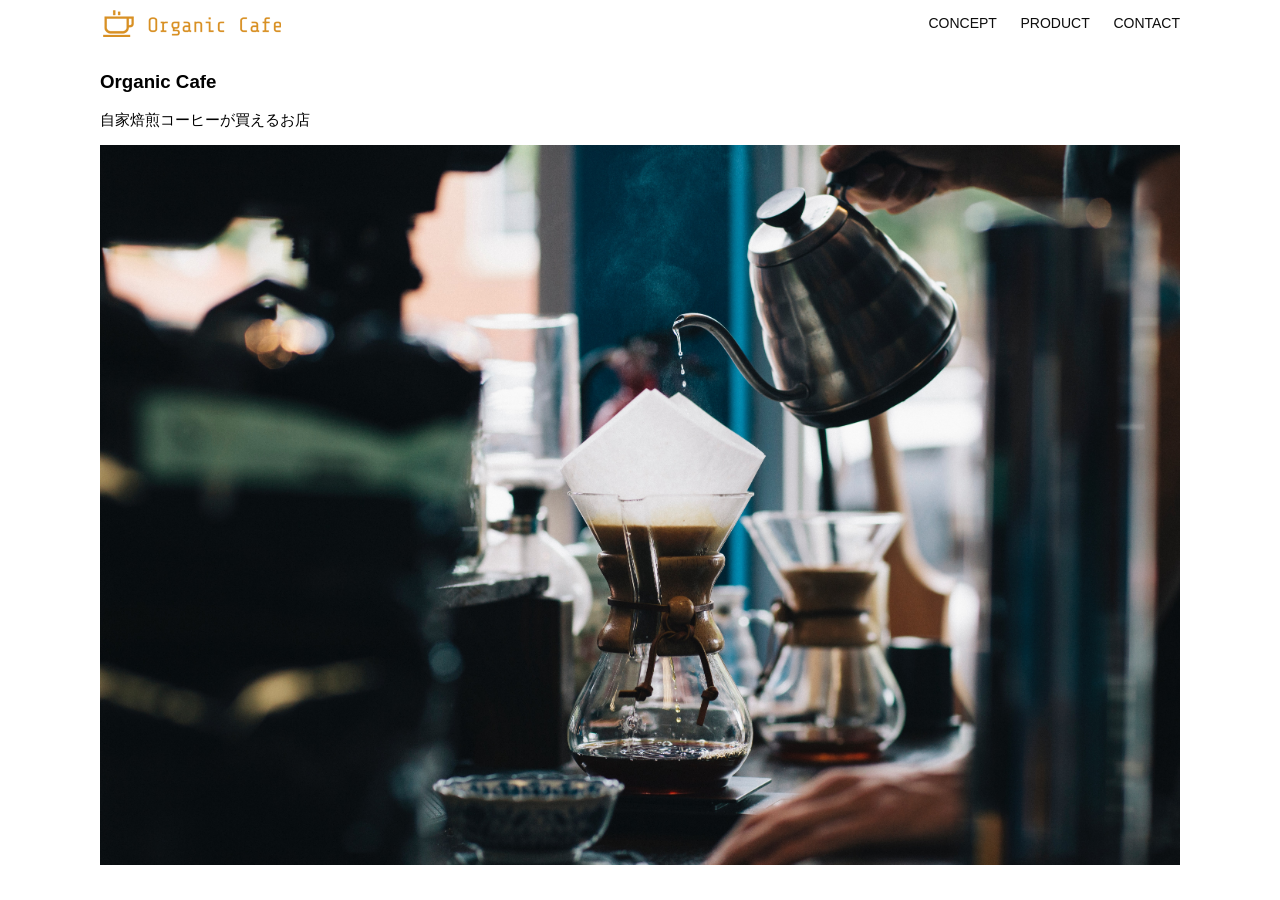
<file: html-css-kadai_013/index.html>
<!DOCTYPE html>
<html>
  <head>
    <title>Organic Cafe</title>
    <meta charset="UTF-8" />
    <meta name="description" content="自家焙煎のコーヒーがお家で楽しめるOrganic Cafe"/>
    <meta name="viewport" content="width=device-width, initial-scale=1.0" />
    <link rel="stylesheet" href="style.css" />
  </head>
  <body>
    <!-- ヘッダー -->
    <header>
      <!-- ロゴ -->
      <a href="index.html" id="logo"><img src="images/logo.png" alt="トップページに戻る"/></a>

      <!-- PC用ナビゲーション -->
      <nav id="nav-pc">
        <a href="index.html#concept">CONCEPT</a>
        <a href="index.html#product">PRODUCT</a>
        <a href="index.html#contact">CONTACT</a>
      </nav>
       <!-- スマホ用メニューボタン -->
       <img id="menu-sp" src="images/button-menu.png" alt="ナビゲーションを開く" onclick="document.getElementById('nav-sp').style.display = 'block'">

     <!-- スマホ用ナビゲーション -->
     <nav id="nav-sp">
       <ul>
         <li>
           <img id="close" src="images/button-close.png" alt="ナビゲーションを閉じる" onclick="document.getElementById('nav-sp').style.display = 'none'">
         </li>
         <li>
           <a id="logo-sp" href="index.html" onclick="document.getElementById('nav-sp').style.display = 'none'">
             <img src="images/logo-sp.png" alt="トップページに戻る">
           </a>
         </li>
         <li>
           <a class="menu" href="index.html#concept" onclick="document.getElementById('nav-sp').style.display = 'none'">CONCEPT</a>
         </li>
         <li>
           <a class="menu" href="index.html#product" onclick="document.getElementById('nav-sp').style.display = 'none'">PRODUCT</a>
         </li>
         <li>
          <a class="menu" href="index.html#contact" onclick="document.getElementById('nav-sp').style.display = 'none'">CONTACT</a>
         </li>
       </ul>
     </nav>
    </header>

    <main>
      <article>
        <!-- メインビジュアル -->
        <section id="main-visual">
          <div id="main-message">
            <h1>Organic Cafe</h1>
            <p>自家焙煎コーヒーが買えるお店</p>
          </div>
          <img src="images/main-image.jpg" alt="コーヒーをハンドドリップで淹れる画像"/>
        </section>
      </article>
    </main>
  </body>
</html>
</file>
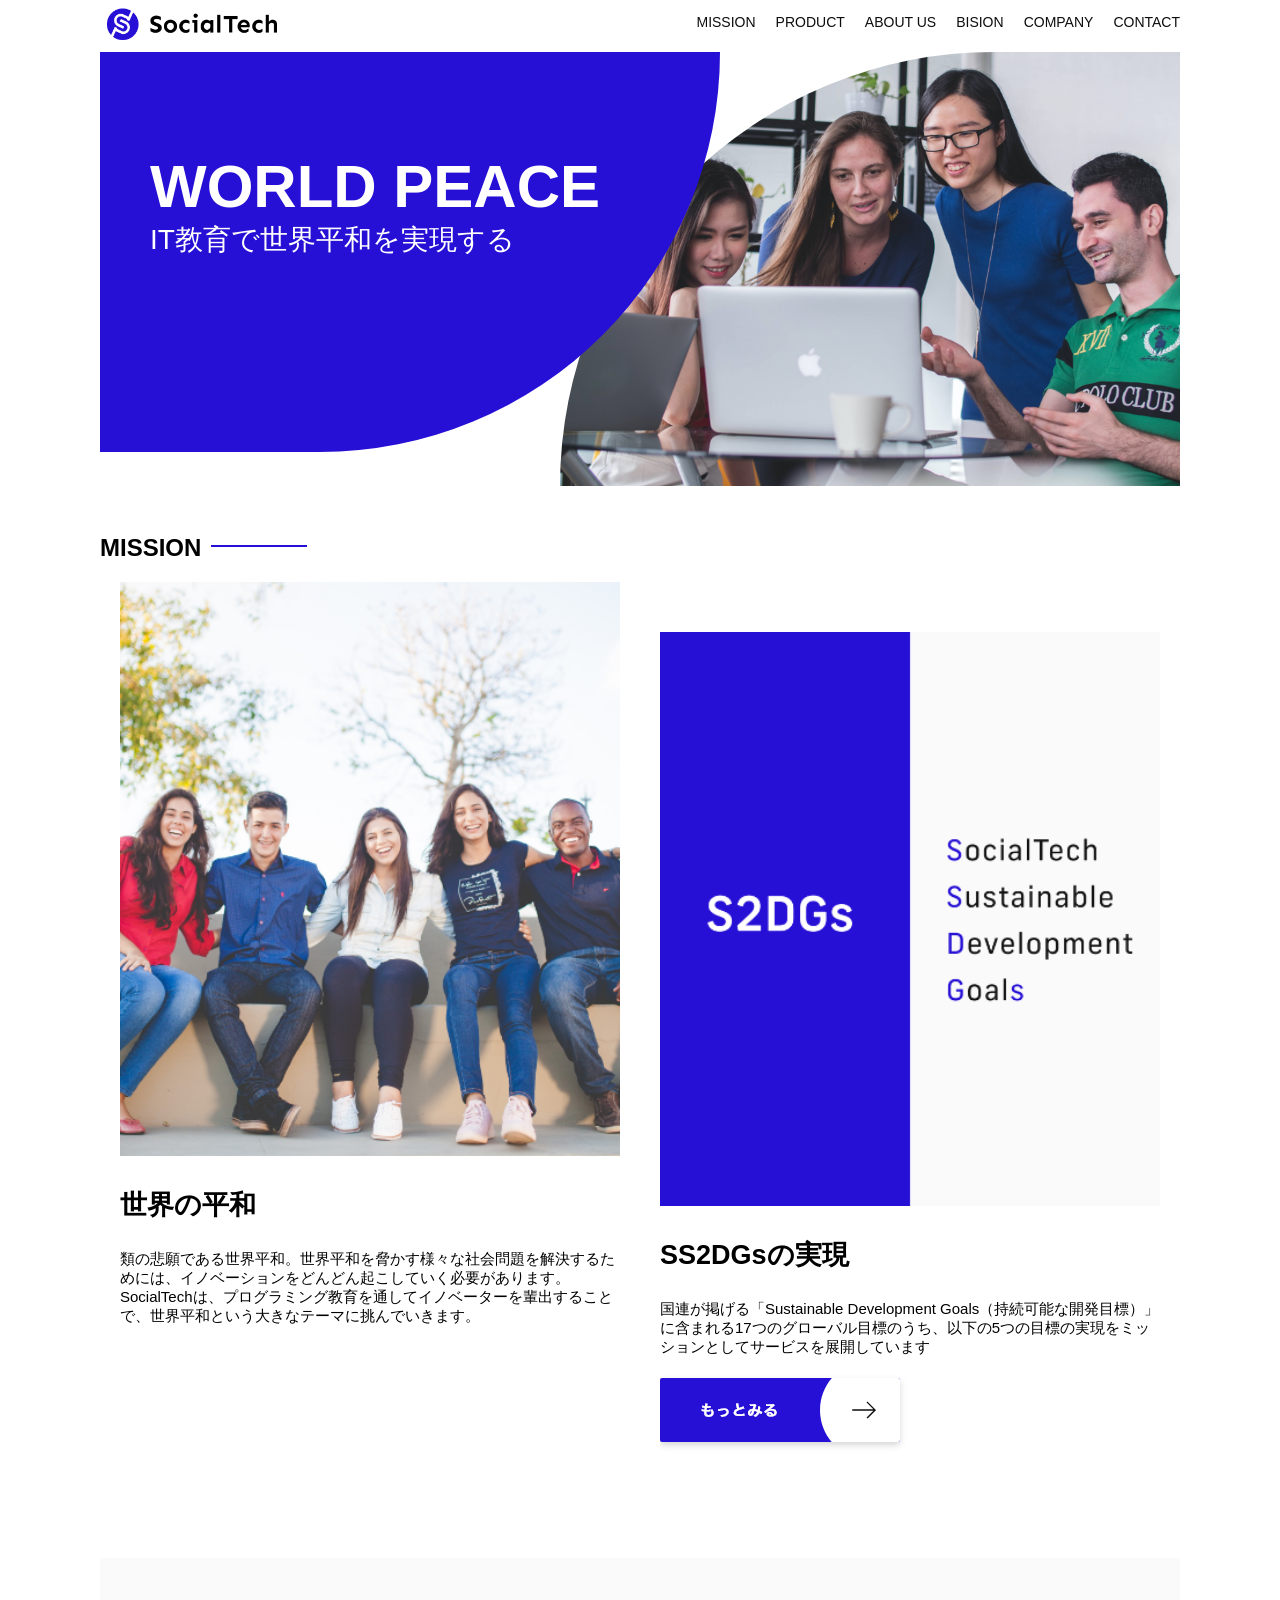
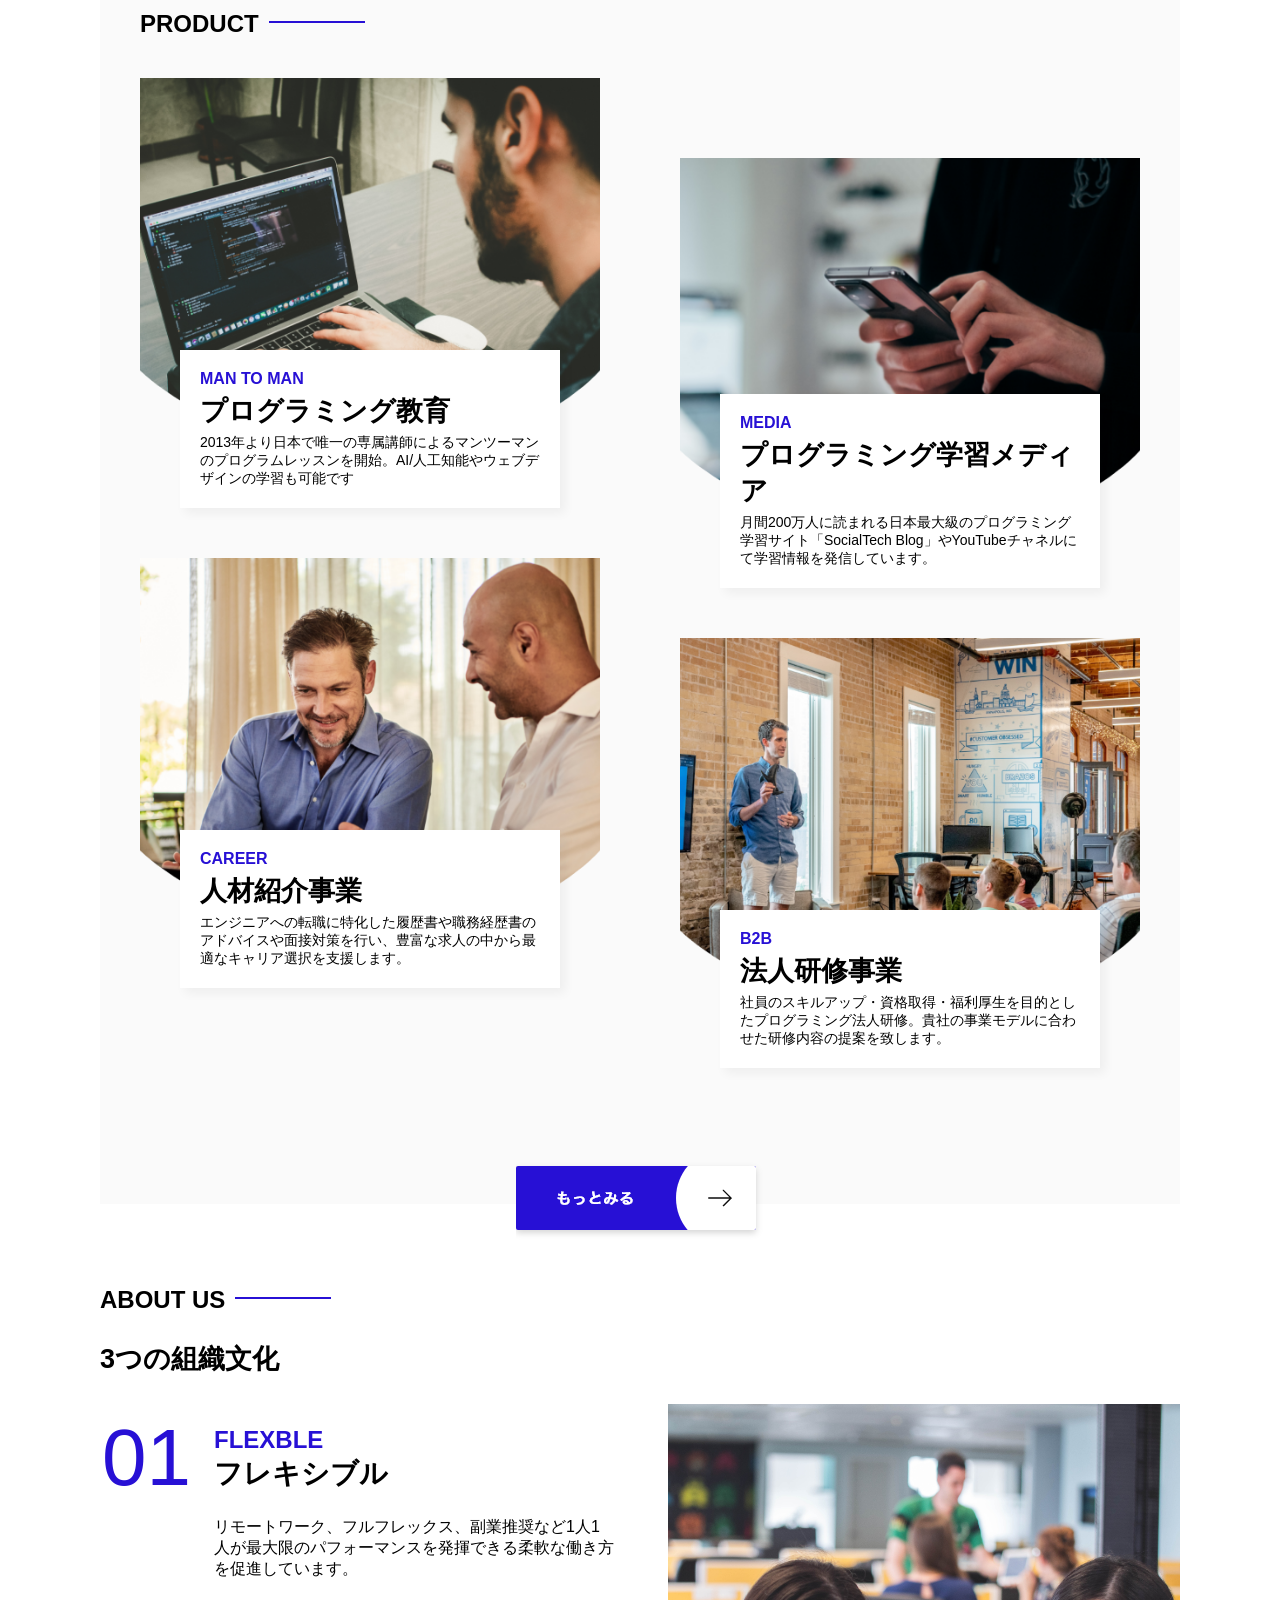
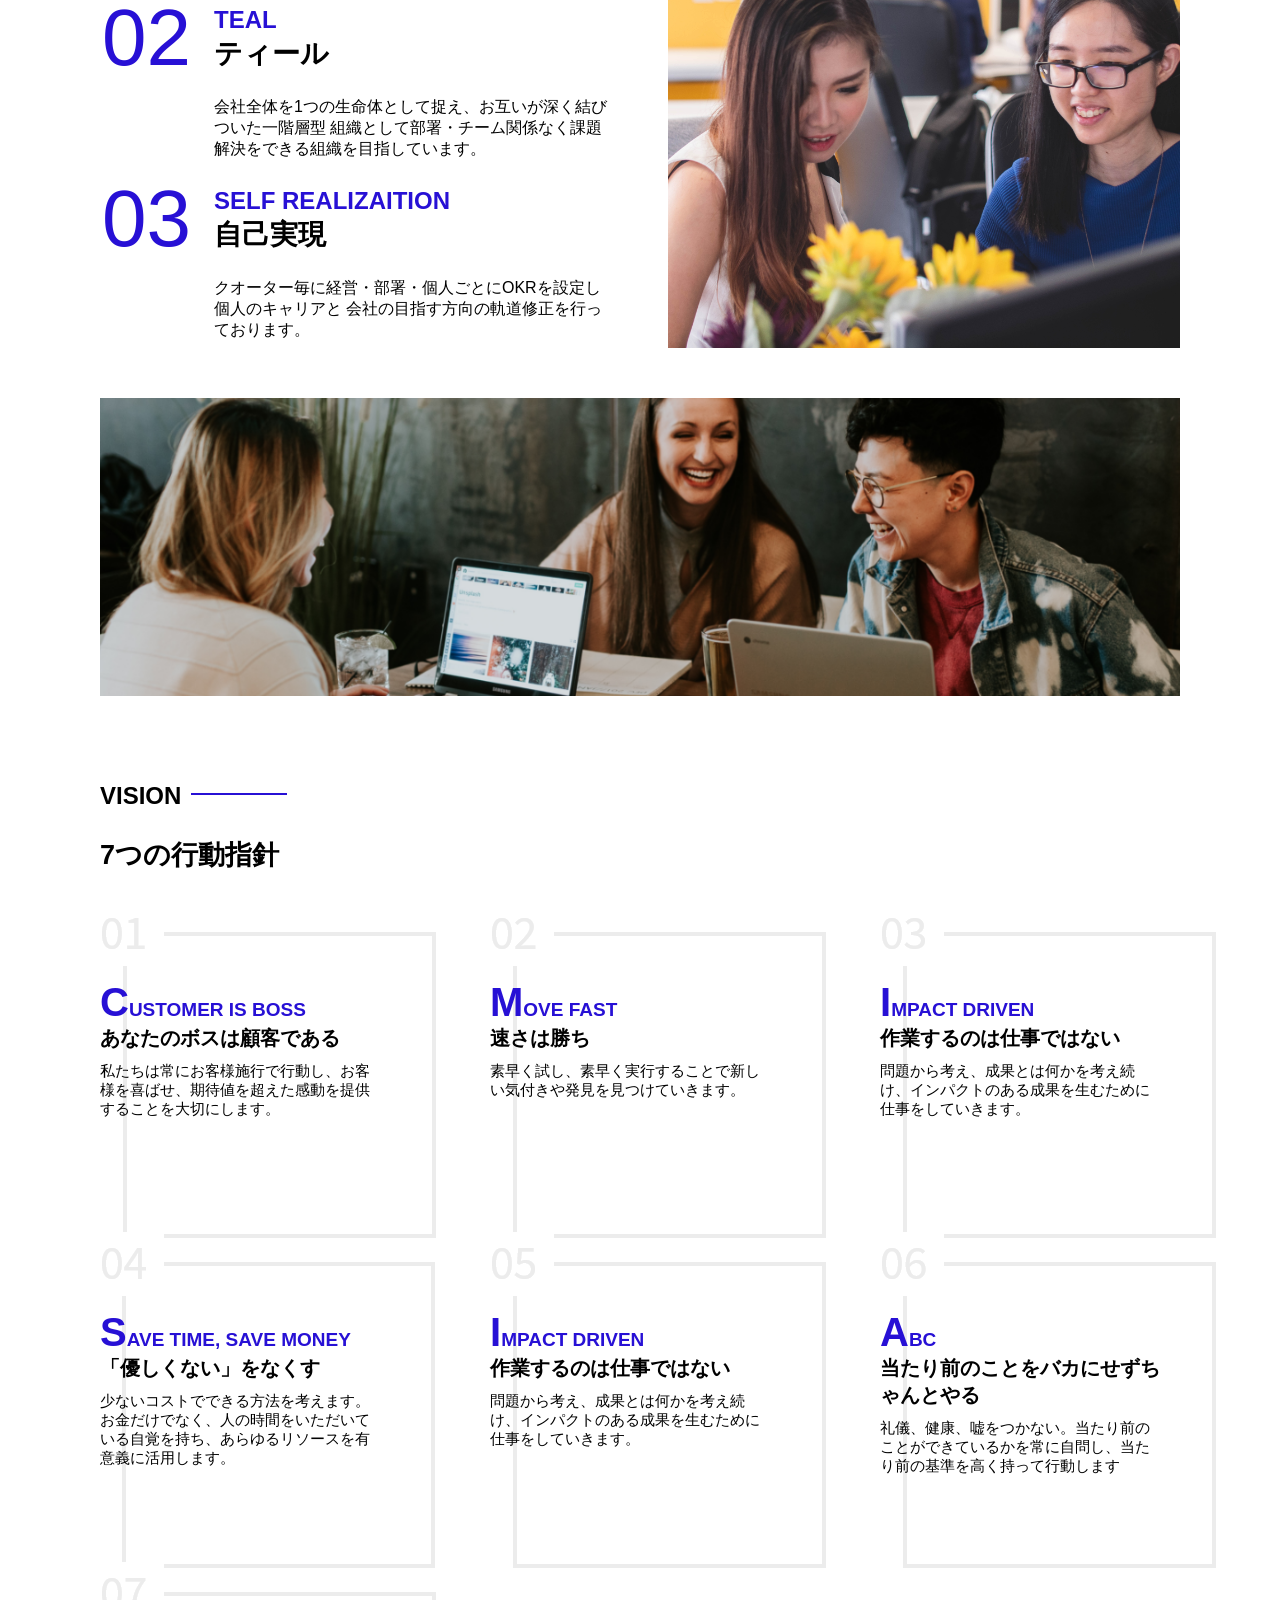
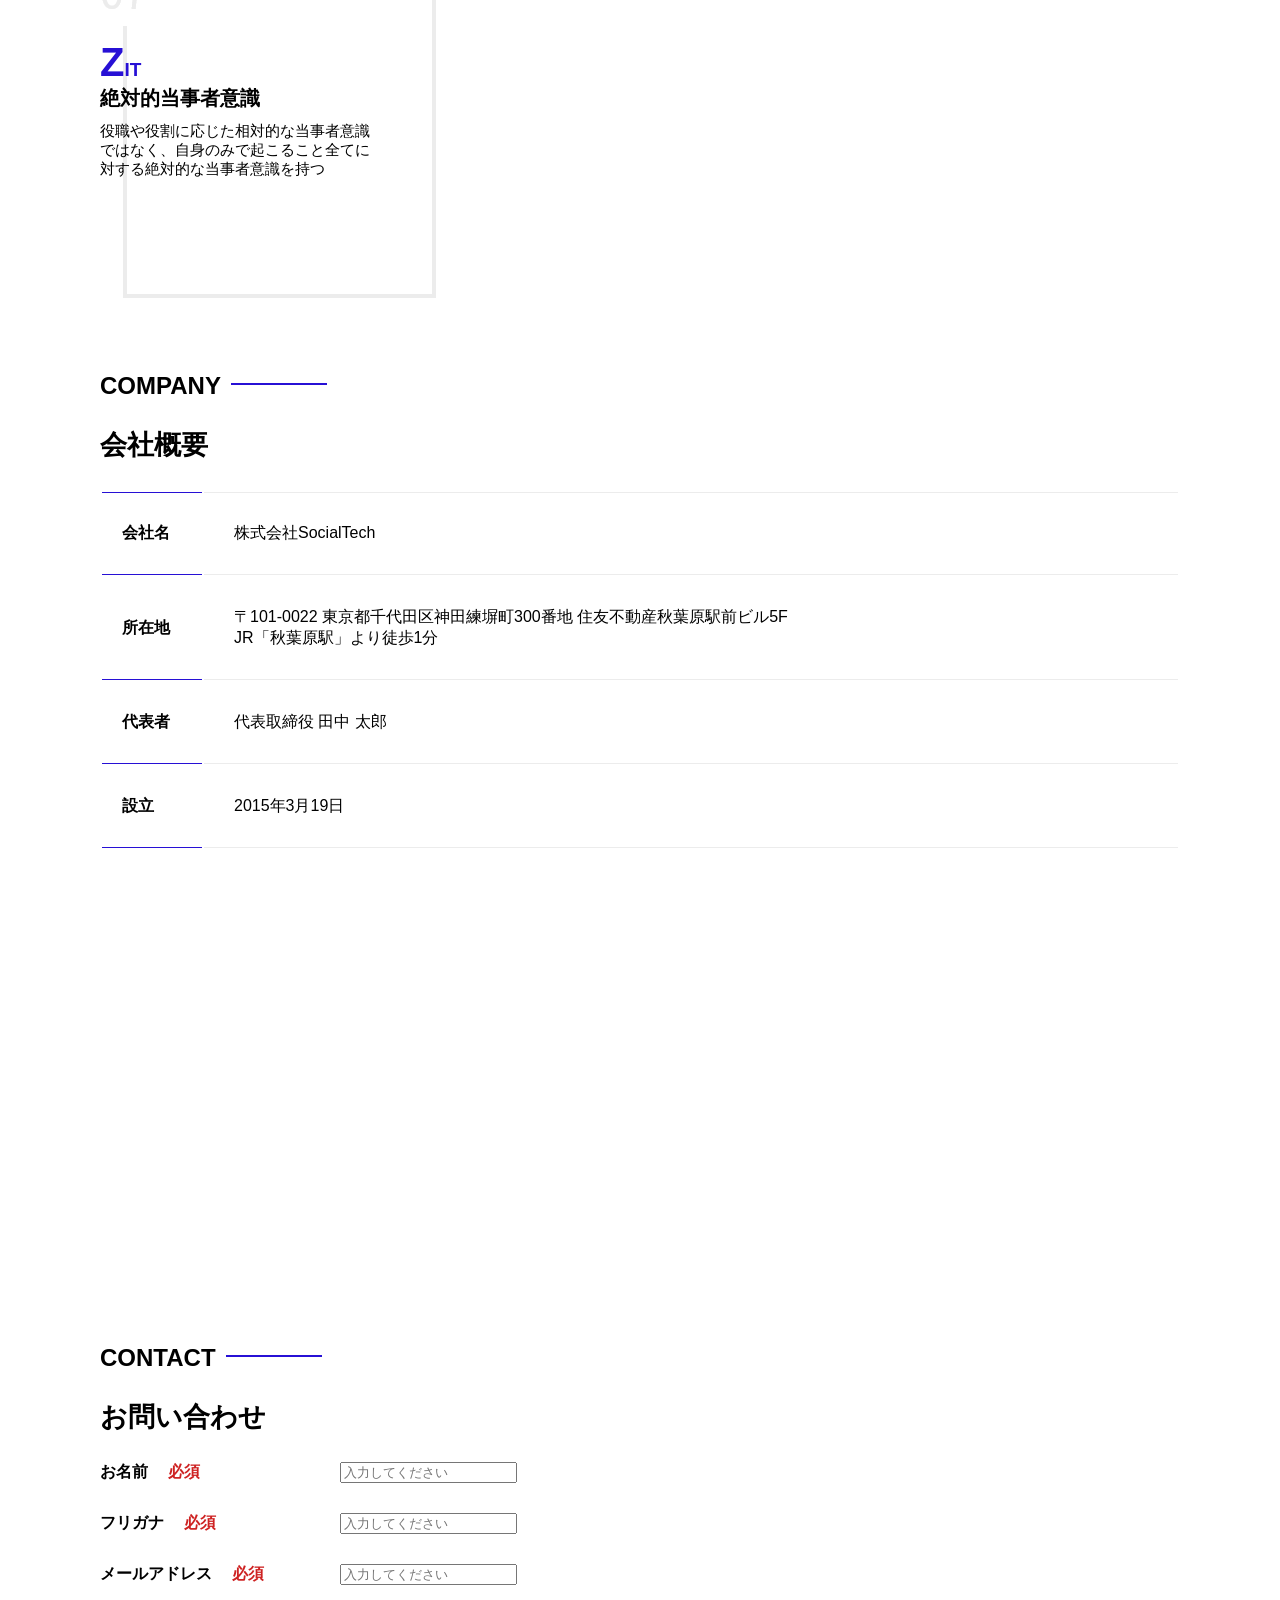
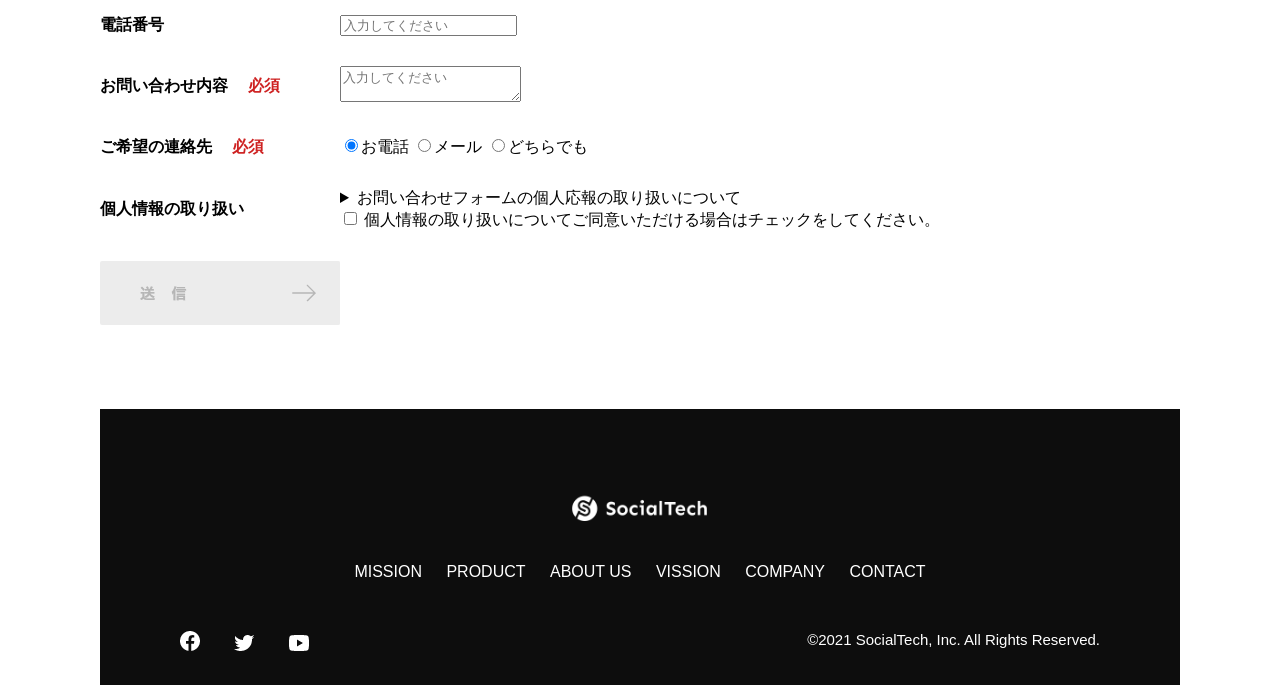
<file: kadai_tutorial_output/index.html>
<!DOCTYPE html>
<html>
  <head>
    <title>SocialTech</title>
    <meta charset="UTF-8">
    <meta name="description" content="SocialTechはEdTech業界のリーディングカンパニーを目指します。">
    <meta name="viewport" content="width=device-width, initial-scale=1.0">
    <link rel="stylesheet" href="style.css">
  </head>
  <body>
    <header>
      <!-- ロゴ -->
      <a href="index.html" id="logo">
        <img src="images/logo.png" alt="トップページに戻る">  
      </a>

      <!-- PC用ナビゲーション -->
      <nav id="nav-pc">
        <ul>
          <li><a href="mission.html">MISSION</a></li>
          <li><a href="product.html">PRODUCT</a></li>
          <li><a href="index.html#aboutus">ABOUT US</a></li>
          <li><a href="index.html#vision">BISION</a></li>
          <li><a href="index.html#company">COMPANY</a></li>
          <li><a href="index.html#contact">CONTACT</a></li>
        </ul>
      </nav>
      <!-- スマホ用メニューボタン -->
       <button id="menu-sp" onclick="document.getElementById('nav-sp').style.display = 'block'">
         <img src="images/button-menu.png" alt="ナビゲーションを開く">
       </button>
       <!-- スマホ用ナビゲーション -->
        <div id="nav-sp">
          <button id="close" onclick="document.getElementById('nav-sp').style.display = 'none'">
            <img src="images/button-close.png" alt="ナビゲーションを閉じる">
          </button>

          <nav>
            <ul>
              <li>
                <a id="logo-sp" href="index.html" onclick="document.getElementById('nav-sp').style.display = 'none'"><img src="images/logo-sp.png" alt="トップページに戻る"></a>
              </li>
              <li><a class="menu" href="mission.html" onclick="document.getElementById('nav-sp').style.display = 'none'">MISSION</a></li>
              <li><a class="menu" href="product.html" onclick="document.getElementById('nav-sp').style.display = 'none'">PRODUCT</a></li>
              <li><a class="menu" href="index.html#aboutus" onclick="document.getElementById('nav-sp').style.display = 'none'">ABOUTUS</a></li>
              <li><a class="menu" href="index.html#vision" onclick="document.getElementById('nav-sp').style.display = 'none'">VISION</a></li>
              <li><a class="menu" href="index.html#company" onclick="document.getElementById('nav-sp').style.display = 'none'">COMPANY</a></li>
              <li><a class="menu" href="index.html#contact" onclick="document.getElementById('nav-sp').style.display = 'none'">CONTACT</a></li>
            </ul>
          </nav>
          <div id="sns">
            <a href="https://www.facebook.com/sejuku2013">
              <img src="images/button-facebook.png" alt="Facebookのリンク">
            </a>
            <a href="https://twitter.com/ssamuraijuku">
              <img src="images/button-twitter.png" alt="Twitterのリンク">
            </a>
            <a href="https://www.youtube.com/channel/UCCFOQO5aDK0xXam4cUQXT8g">
              <img src="images/button-youtube.png" alt="youtubeのリンク">
            </a>
          </div>
        </div>
    </header>
    <main>
      <article>
        <!-- メインビジュアル -->
        <section id="main-visual">
          <div id="main-message">
            <h1>WORLD PEACE</h1>  
            <p>IT教育で世界平和を実現する</p>
          </div>
          <img src="images/index/index-main.png" alt="PCの周りに集まる多国籍の仲間たち">
        </section>
            <!--ミッション-->
        <section id="mission">
          <h2 class="index-h2">MISSION</h2>
          <div id="mission-flex">
            <div>
              <img id="mission-photo" src="images/index/index-mission.png" alt="屋外のベンチで写真を撮影する多国籍の仲間たち">
              <h3>世界の平和</h3>
              <p>
                類の悲願である世界平和。世界平和を脅かす様々な社会問題を解決するためには、イノベーションをどんどん起こしていく必要があります。SocialTechは、プログラミング教育を通してイノベーターを輩出することで、世界平和という大きなテーマに挑んでいきます。
              </p>
            </div>
            <div>
              <img id="s2dgs" src="images/index/s2dgs.png" alt="S2DGs">
              <h3>SS2DGsの実現</h3>
              <p>
                国連が掲げる「Sustainable Development Goals（持続可能な開発目標）」に含まれる17つのグローバル目標のうち、以下の5つの目標の実現をミッションとしてサービスを展開しています
              </p>
              <a href="mission.html">
                <img src="images/button-more.png" alt="もっとみる">
              </a>
            </div>
          </div>
        </section>
        <!--プロダクト-->
        <section id="product">
          <h2 class="index-h2">PRODUCT</h2>
          <div class="product-flex">
            <div id="product-left">
              <div>
                <img class="product-photo" src="images/index/index-mantoman.png" alt="PCでコードを書く男性">
                <div class="product-explain">
                  <span>MAN TO MAN</span>
                  <h3>プログラミング教育</h3>
                  <p>2013年より日本で唯一の専属講師によるマンツーマンのプログラムレッスンを開始。AI/人工知能やウェブデザインの学習も可能です</p>
                </div>
              </div>
              <div>
                <img class="product-photo" src="images/index/index-career.png" alt="笑顔で話し合う男性">
                <div class="product-explain">
                  <span>CAREER</span>
                  <h3>人材紹介事業</h3>
                  <p>エンジニアへの転職に特化した履歴書や職務経歴書のアドバイスや面接対策を行い、豊富な求人の中から最適なキャリア選択を支援します。</p>
                </div>
              </div>
            </div>
            <div id="product-right">
              <div>
                <img class="product-photo" src="images/index/index-media.png" alt="スマートフォンを操作する人">
                <div class="product-explain">
                  <span>MEDIA</span>
                  <h3>プログラミング学習メディア</h3>
                  <p>月間200万人に読まれる日本最大級のプログラミング学習サイト「SocialTech Blog」やYouTubeチャネルにて学習情報を発信しています。</p>
                </div>
              </div>
              <div>
                <img class="product-photo" src="images/index/index-b2b.png" alt="講演中の男性とそれを聴く人々">
                <div class="product-explain">
                  <span>B2B</span>
                  <h3>法人研修事業</h3>
                  <p>社員のスキルアップ・資格取得・福利厚生を目的としたプログラミング法人研修。貴社の事業モデルに合わせた研修内容の提案を致します。</p>
                </div>
              </div>
            </div>
          </div>
          <div id="product-more">
            <a href="product.html">
              <img src="images/button-more.png" alt="もっとみる">
            </a>
          </div>
        </section>
        <!-- ABOUT US -->
         <section id="aboutus">
          <h2 class="index-h2">ABOUT US</h2>
          <h3>3つの組織文化</h3>
          <div>
            <table class="culture-table">
              <tr>
                <td class="culture-num">01</td>
                <th><span class="culture-en">FLEXBLE</span><br>フレキシブル</th>
              </tr>
              <tr>
                <td>

                </td>
                <td class="culture-description">リモートワーク、フルフレックス、副業推奨など1人1人が最大限のパフォーマンスを発揮できる柔軟な働き方を促進しています。</td>
              </tr>
              <tr>
                <td class="culture-num">02</td>
                <th><span class="culture-en">TEAL</span><br>ティール</th>
              </tr>
              <tr>
                <td>

                </td>
                <td class="culture-description">会社全体を1つの生命体として捉え、お互いが深く結びついた一階層型 組織として部署・チーム関係なく課題解決をできる組織を目指しています。</td>
              </tr>
              <tr>
                <td class="culture-num">03</td>
                <th><span class="culture-en">SELF REALIZAITION</span><br>自己実現</th>
              </tr>
              <tr>
                <td>

                </td>
                <td class="culture-description">クオーター毎に経営・部署・個人ごとにOKRを設定し個人のキャリアと 会社の目指す方向の軌道修正を行っております。</td>
              </tr>
            </table>
            <img class="culture-img" src="images/index/index-aboutus1.png" alt="笑顔で話し合う二人の女性">
          </div>
          <img class="culture-img2" src="images/index/index-aboutus2.png" alt="笑顔で話し合う3人の男女">
          <!-- VISION -->
           <section id="vision">
            <h2 class="index-h2">VISION</h2>
            <h3>7つの行動指針</h3>
            <div>
              <div class="vision-box">
                <img src="images/index/vision-01.png" alt="01">
                <div>
                  <h4>CUSTOMER IS BOSS</h4>
                  <h5>あなたのボスは顧客である</h5>
                  <p>私たちは常にお客様施行で行動し、お客様を喜ばせ、期待値を超えた感動を提供することを大切にします。</p>
                </div>
              </div>
              <div class="vision-box">
                <img src="images/index/vision-02.png" alt="02">
                <div>
                  <h4>MOVE FAST</h4>
                  <h5>速さは勝ち</h5>
                  <p>素早く試し、素早く実行することで新しい気付きや発見を見つけていきます。</p>
                </div>
              </div>
              <div class="vision-box">
                <img src="images/index/vision-03.png" alt="03">
                <div>
                  <h4>IMPACT DRIVEN</h4>
                  <h5>作業するのは仕事ではない</h5>
                  <p>問題から考え、成果とは何かを考え続け、インパクトのある成果を生むために仕事をしていきます。</p>
                </div>
              </div>
              <div class="vision-box">
                <img src="images/index/vision-04.png" alt="04">
                <div>
                  <h4>SAVE TIME, SAVE MONEY</h4>
                  <h5>「優しくない」をなくす</h5>
                  <p>少ないコストでできる方法を考えます。お金だけでなく、人の時間をいただいている自覚を持ち、あらゆるリソースを有意義に活用します。</p>
                </div>
              </div>
              <div class="vision-box">
                <img src="images/index/vision-05.png" alt="05">
                <div>
                  <h4>IMPACT DRIVEN</h4>
                  <h5>作業するのは仕事ではない</h5>
                  <p>問題から考え、成果とは何かを考え続け、インパクトのある成果を生むために仕事をしていきます。</p>
                </div>
              </div>
              <div class="vision-box">
                <img src="images/index/vision-06.png" alt="06">
                <div>
                  <h4>ABC</h4>
                  <h5>当たり前のことをバカにせずちゃんとやる</h5>
                  <p>礼儀、健康、嘘をつかない。当たり前のことができているかを常に自問し、当たり前の基準を高く持って行動します</p>
                </div>
              </div>
              <div class="vision-box">
                <img src="images/index/vision-07.png" alt="07">
                <div>
                  <h4>ZIT</h4>
                  <h5>絶対的当事者意識</h5>
                  <p>役職や役割に応じた相対的な当事者意識ではなく、自身のみで起こること全てに対する絶対的な当事者意識を持つ</p>
                </div>
              </div>
            </div>
           </section>
         </section>
         <!-- COMPANY -->
          <section id="company">
            <h2 class="index-h2">COMPANY</h2>
            <h3>会社概要</h3>
            <table id="company-table">
              <tr>
                <th class="tableheader tableheader-first">会社名</th>
                <td class="cell cell-first">株式会社SocialTech</td>
              </tr>
              <tr>
                <th class="tableheader">所在地</th>
                <td class="cell">〒101-0022 東京都千代田区神田練塀町300番地 住友不動産秋葉原駅前ビル5F<br>JR「秋葉原駅」より徒歩1分</td>
              </tr>
              <tr>
                <th class="tableheader">代表者</th>
                <td class="cell">代表取締役 田中 太郎</td>
              </tr>
              <tr>
                <th class="tableheader">設立</th>
                <td class="cell">2015年3月19日</td>
              </tr>
            </table>
            <iframe
             src="https://www.google.com/maps/embed?pb=!1m18!1m12!1m3!1d3240.0688551336807!2d139.7720776771055!3d35.69992317258124!2m3!1f0!2f0!3f0!3m2!1i1024!2i768!4f13.1!3m3!1m2!1s0x60188fee13660e23%3A0x77137876edf742ac!2z5L2P5Y-L5LiN5YuV55Sj56eL6JGJ5Y6f6aeF5YmN44OT44Or!5e0!3m2!1sja!2sjp!4v1704858013291!5m2!1sja!2sjp"
             style="border: 0" allowfullscreen="" loading="lazy">              
            </iframe>
          </section>
          <!-- お問い合わせフォーム -->
          <section id="contact">
            <h2 class="index-h2">CONTACT</h2>
            <h3>お問い合わせ</h3>
            <form>
              <div>
                <div class="contact-heading">
                  <label class="contact-label">お名前<span class="contact-span">必須</span></label>
                </div>
                <div>
                  <input type="text" name="name" placeholder="入力してください" class="contact-textbox">
                </div>
              </div>
              <div>
                <div class="contact-heading">
                  <label class="contact-label">フリガナ<span class="contact-span">必須</span></label>
                </div>
                <div>
                  <input type="text" name="hurigana" placeholder="入力してください" class="contact-textbox">
                </div>
              </div>
              <div>
                <div class="contact-heading">
                  <label class="contact-label">メールアドレス<span class="contact-span">必須</span>
                  </label>
                </div>
                <div>
                  <input type="text" name="email" placeholder="入力してください" class="contact-textbox">
                </div>
              </div>
              <div>
                <div class="contact-heading">
                  <label class="contact-label">電話番号</label>
                </div>
                <div>
                  <input type="text" name="tel" placeholder="入力してください" class="contact-textbox">
                </div>
              </div>
              <div>
                <div class="contact-heading">
                  <label class="contact-label">お問い合わせ内容<span class="contact-span">必須</span></label>
                </div>
                <div>
                  <textarea class="contact-textarea" placeholder="入力してください" name="message"></textarea>
                </div>
              </div>
              <div>
                <div class="contact-heading">
                  <label class="contact-label">ご希望の連絡先<span class="contact-span">必須</span></label>
                </div>
                <div>
                  <input class="radiobutton" type="radio" value="tel" name="contact" checked><label>お電話</label>
                  <input class="radiobutton" type="radio" value="mail" name="contact" ><label>メール</label>
                  <input class="radiobutton" type="radio" value="both" name="contact" ><label>どちらでも</label>
                </div>
              </div>
              <div>
                <div class="contact-heading">
                  <label class="contact-label">個人情報の取り扱い</label>
                </div>
                <div>
                  <details>
                    <summary>お問い合わせフォームの個人応報の取り扱いについて</summary>
                    <div>
                      <dl>
                        <dt>１．組織の名称または氏名</dt>
                        <dd>株式会社SocialTech</dd>
                        <dt>２．個人情報保護管理者（若しくはその代理人）の氏名又は職名、所属および連絡先</dt>
                        <dd>
                          <p>鈴木 一郎 コーポレート部</p>
                          <p>メールアドレス：samurai@example.com</p>
                          <p>TEL:03-124-5678</p>
                        </dd>
                        <dt>３．個人情報の利用目的</dt>
                        <dd>
                          <ul>
                            <li>本サービスおよび本サービスに関連する情報の提供またはそれらに関する連絡のため</li>
                            <li>ユーザーの本人確認のため</li>
                            <li>当社サービスのご案内の為</li>
                            <li>当社の商品等の広告または宣伝（電子メールによるものを含むものとします。</li>
                          </ul>
                        </dd>
                        <dt>４．個人情報取扱業務の委託</dt>
                        <dd>故人応報の取扱業務の全部または一部を外部に業務委託する場合があります。その際、弊社は、個人情報を適切に保護できる管理体制を敷き実行していることを条件として委託先を厳選したうえで、機密保持契約を委託先と締結し、お客様の個人情報を厳密に管理させます</dd>
                        <dt>５．個人情報の開示等の請求 </dt>
                        <dd>
                          お客様は、弊社に対してご自身の個人情報の開示等（利用目的の通知、開示、内容の訂正・追加・削除、利用の停止または消去、第三者への提供の停止）に関して、当社問合わせ窓口に申し出ることができます。<br>
                          その際、弊社はお客様ご本人を確認させていただいたうえで、合理的な期間内に対応いたします。<br>
                          なお、個人情報に関する弊社問合わせ先は、次の通りです。
                        </dd>
                        <dd>
                          <p>株式会社SocialTech　個人情報問合せ窓口</p>
                          <p>〒150-0043　東京都千代田区神田練塀町300番地 住友不動産秋葉原駅前ビル5F</p>
                          <p>メールアドレス：samurai@example.com　TEL：03-1234-5678</p>
                        </dd>

                        <dt>６．個人情報を提供されることの任意制について</dt>
                        <dd>お客様ご自身の個人情報を弊社に提供されるか否かは、お客様のご判断によりますが、もしご提供されない場合には、適切なサービスが提供できない場合がありますので予めご了承ください</dd>
                      </dl>
                    </div>
                  </details>
                  <input type="checkbox" name="agree">
                  <span>個人情報の取り扱いについてご同意いただける場合はチェックをしてください。</span>
                </div>
              </div>
              <input type="image" src="images/button-submit.png" alt="送信する">
            </form>
          </section>
      </article>
    </main>

    <footer>
      <div id="footer-logo">
        <img src="images/logo-sp.png" alt="SocialTech">
      </div>
      <div id="footer-link">
        <a href="mission.html">MISSION</a>
        <a href="product.html">PRODUCT</a>
        <a href="index.html#aboutus">ABOUT US</a>
        <a href="index.html#vision">VISSION</a>
        <a href="index.html#company">COMPANY</a>
        <a href="index.html#contact">CONTACT</a>
      </div>
      <div id="sns-footer">
        <div class="sns-btns">
          <a href="https://www.facebook.com/sejuku2013"><img src="images/button-facebook.png" alt="Fasebookのリンク"></a>
          <a href="https://twitter.com/samuraijuku"><img src="images/button-twitter.png" alt="Twitterのリンク"></a>
          <a href="https://www.youtube.com/channel/UCCFOQO5aDK0xXam4cUQXT8g"><img src="images/button-youtube.png" alt="YouTubeのリンク"></a>
        </div>
        <p id="copyright">&copy;2021 SocialTech, Inc. All Rights Reserved.</p>
      </div>
    </footer>
  </body>
</html>
</file>
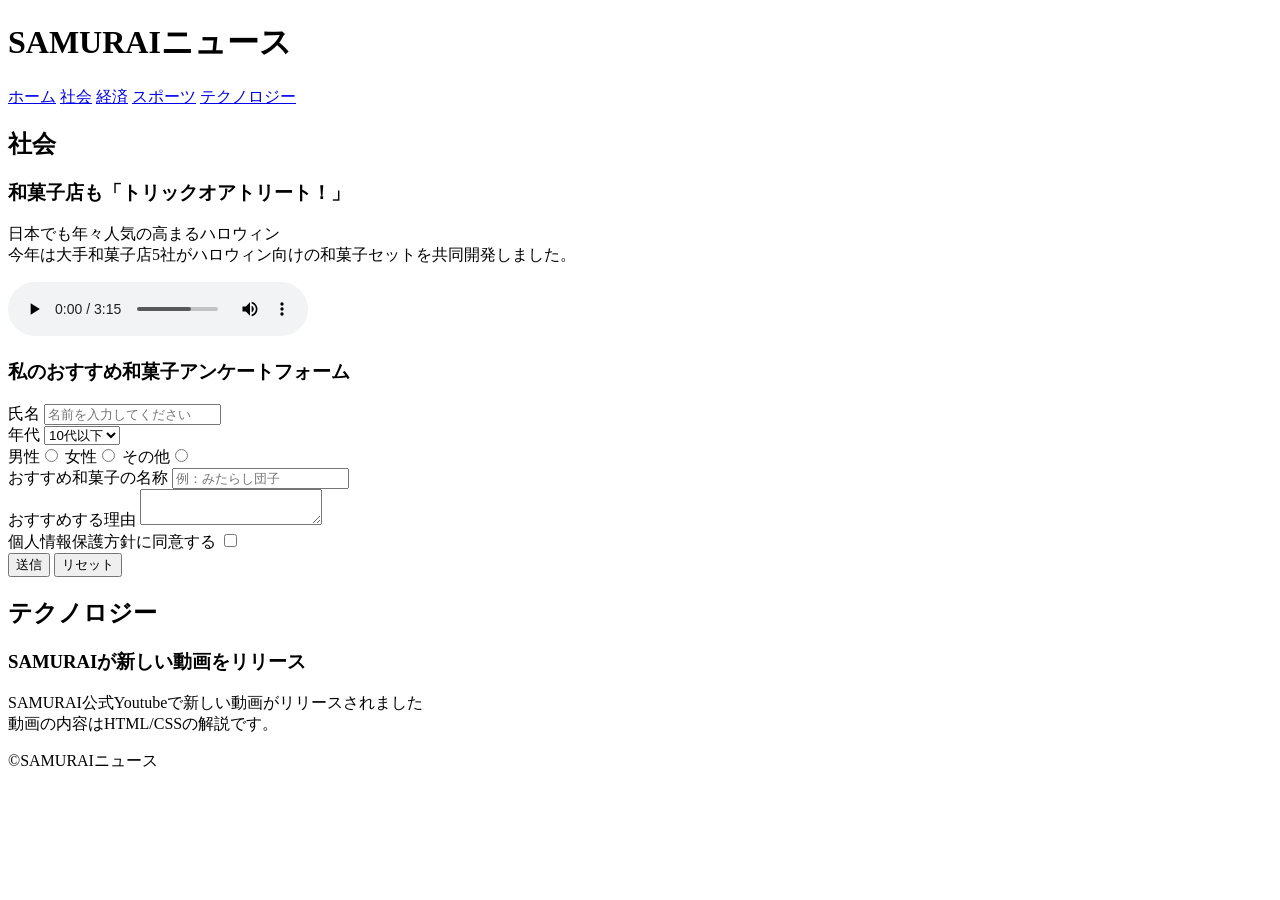
<file: kadai008/kadai_008.html>
<!DOCTYPE html>
<html>
  <head>
    <title>8章課題</title>
    <meta name="description" content="このページは8章の課題です。">
    <meta charset="UTF-8">
  </head>
  <body>
    <header>
      <h1>SAMURAIニュース</h1>
      <nav>
        <a href="https://www.sejuku.net/">ホーム</a>
        <a href="https://www.sejuku.net/">社会</a>
        <a href="https://www.sejuku.net/">経済</a>
        <a href="https://www.sejuku.net/">スポーツ</a>
        <a href="https://www.sejuku.net/">テクノロジー</a>
      </nav>
    </header>
    <main>
      <article>
        <h2>社会</h2>
        <section>
          <h3>和菓子店も「トリックオアトリート！」</h3>
          <p>日本でも年々人気の高まるハロウィン<br>
            今年は大手和菓子店5社がハロウィン向けの和菓子セットを共同開発しました。</p>
          <audio src="ichi.mp3" controls></audio>
        </section>

        <section>
          <h3>私のおすすめ和菓子アンケートフォーム</h3>
          <form>
            <label>氏名</label>
            <input type="text" placeholder="名前を入力してください">
            <br>

            <label>年代</label>
            <select>
              <option>10代以下</option>
              <option>20代</option>
              <option>30代</option>
              <option>40代以上</option>
            </select>
            <br>

            <label>男性</label><input type="radio" name="gender">
            <label>女性</label><input type="radio" name="gender">
            <label>その他</label><input type="radio" name="gender">
            <br>

            <label>おすすめ和菓子の名称</label>
            <input type="text" placeholder="例：みたらし団子">
            <br>

            <label>おすすめする理由</label>
            <textarea></textarea>
            <br>

            <label>個人情報保護方針に同意する</label>
            <input type="checkbox">
            <br>

            <input type="submit" value="送信">
            <input type="reset" value="リセット">
            <br>
          </form>
        </section>
      </article>

      <article>
        <h2>テクノロジー</h2>
        <section>
          <h3>SAMURAIが新しい動画をリリース</h3>
          <p>SAMURAI公式Youtubeで新しい動画がリリースされました<br>
            動画の内容はHTML/CSSの解説です。
          </p>
        </section>
      </article>
    </main>
    <footer>
      <p>&copy;SAMURAIニュース</p>
    </footer>
  </body>
</html>
</file>
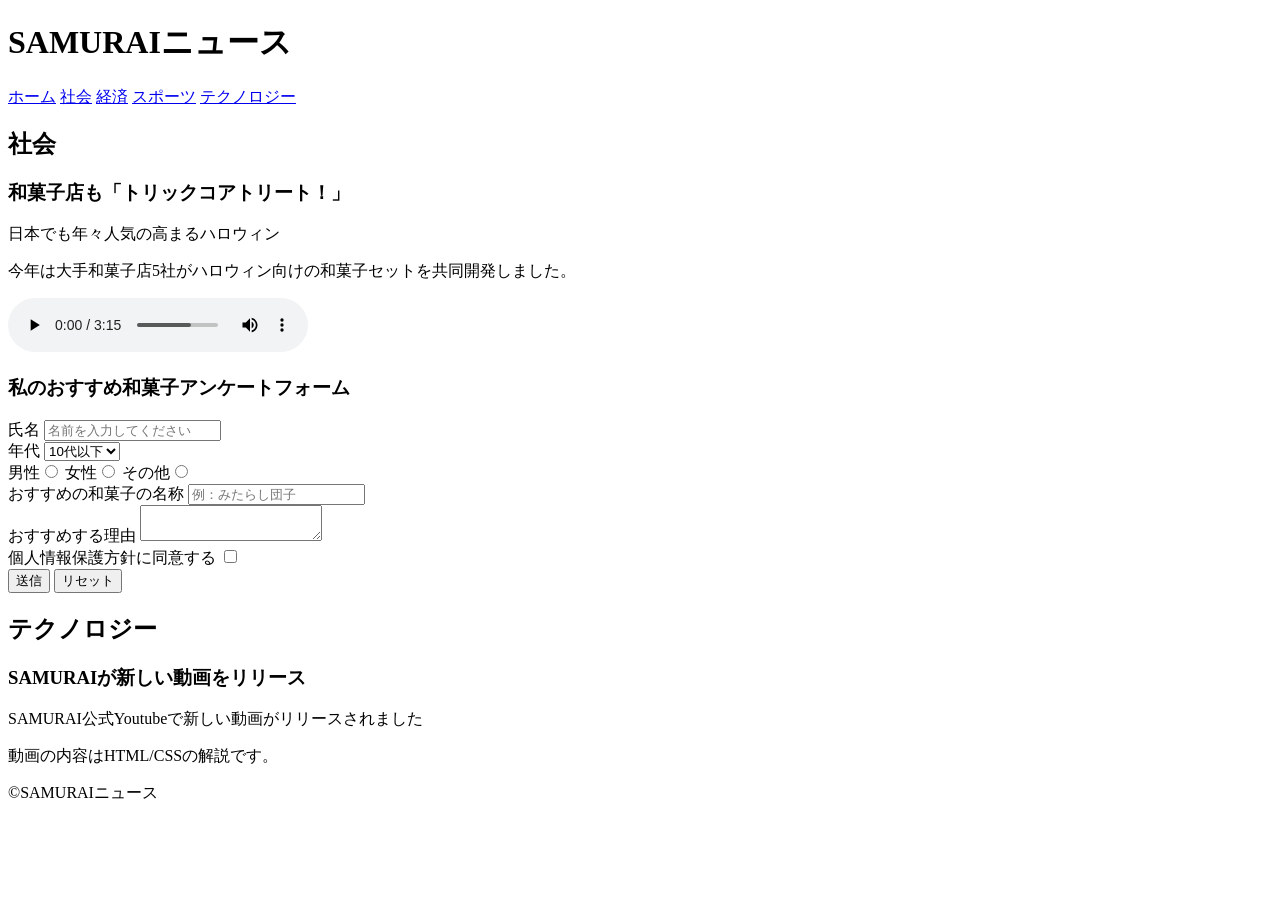
<file: kadai_008/kadai_008.html>
<!DOCTYPE html>
<html>
  <head>
    <title>8章課題</title>
    <meta name="description" content="このページは8章の課題です。">
    <meta charset="UTF-8">
  </head>
  <body>
    <h1>SAMURAIニュース</h1>
    <nav>
      <a href="https://www.sejuku.net/">ホーム</a>
      <a href="https://www.sejuku.net/">社会</a>
      <a href="https://www.sejuku.net/">経済</a>
      <a href="https://www.sejuku.net/">スポーツ</a>
      <a href="https://www.sejuku.net/">テクノロジー</a>
    </nav>
    <main>
      <article>
        <h2>社会</h2>
        <section>
          <h3>和菓子店も「トリックコアトリート！」</h3>
          <p>日本でも年々人気の高まるハロウィン</p>
          <p>今年は大手和菓子店5社がハロウィン向けの和菓子セットを共同開発しました。</p>
          <audio src="ichi.mp3" controls></audio>
        </section>

        <section>
          <h3>私のおすすめ和菓子アンケートフォーム</h3>
          <form>
            <label>氏名</label>
            <input type="text" placeholder="名前を入力してください">
            <br>

            <label>年代</label>
            <select>
              <option>10代以下</option>
              <option>20代</option>
              <option>30代</option>
              <option>40代以上</option>
            </select>
            <br>

            <label>男性</label><input type="radio" name="gender">
            <label>女性</label><input type="radio" name="gender">
            <label>その他</label><input type="radio" name="gender">
            <br>

            <label>おすすめの和菓子の名称</label>
            <input type="text" placeholder="例：みたらし団子">
            <br>

            <label>おすすめする理由</label>
            <textarea></textarea>
            <br>

            <label>個人情報保護方針に同意する</label>
            <input type="checkbox">
            <br>

            <input type="submit" value="送信">
            <input type="reset" value="リセット">
            <br>
          </form>
        </section>
      </article>

      <article>
        <h2>テクノロジー</h2>
        <section>
          <h3>SAMURAIが新しい動画をリリース</h3>
          <p>SAMURAI公式Youtubeで新しい動画がリリースされました</p>
          <p>動画の内容はHTML/CSSの解説です。</p>
        </section>
      </article>
    </main>
    <footer>
      <p>&copy;SAMURAIニュース</p>
    </footer>
  </body>
</html>
</file>
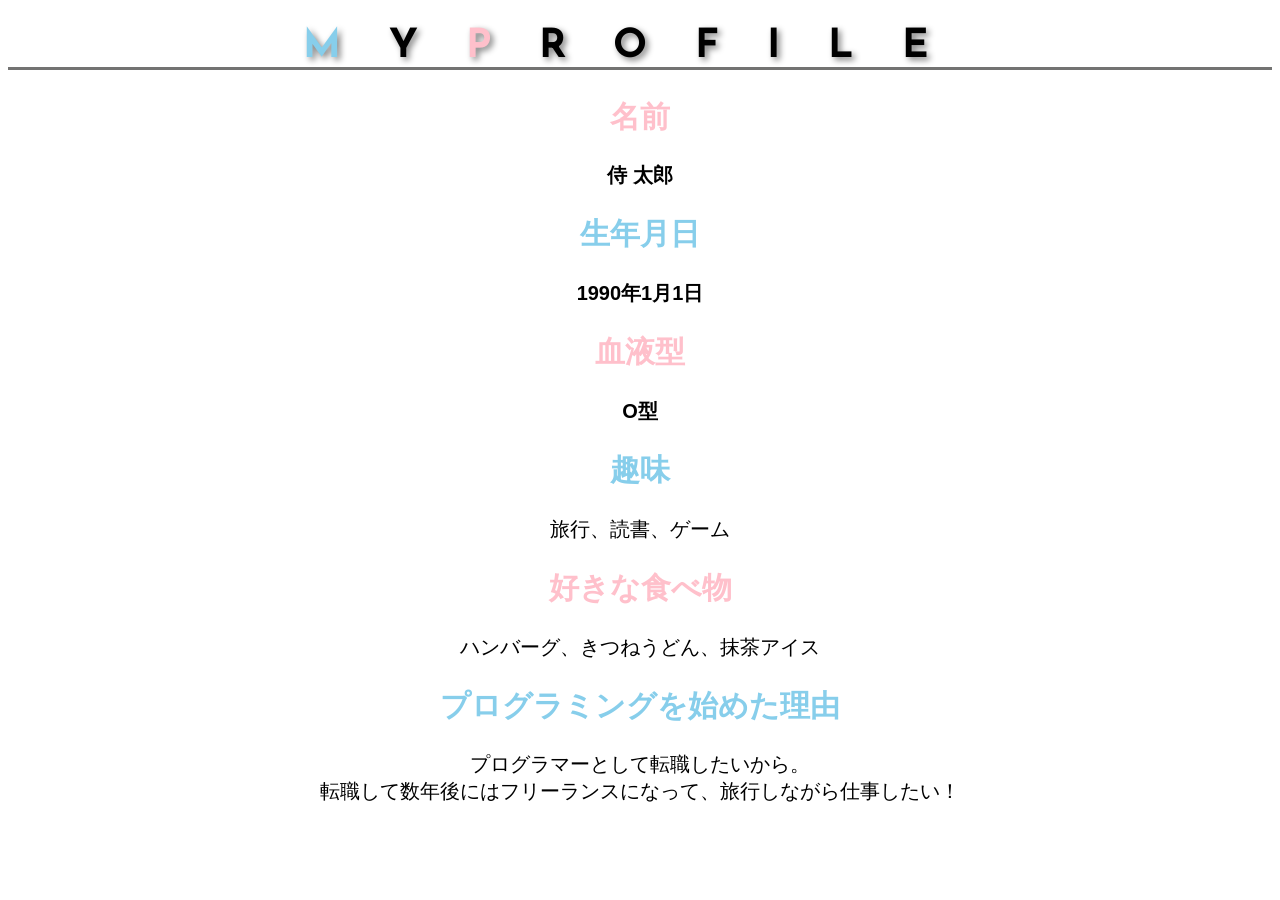
<file: kadai_015/kadai_015.html>
<!DOCTYPE html>
<html>
  <head>
    <title>15章課題</title>
    <meta charset="UTF-8">
    <meta name="description" content="このページは15章の課題です。">
    <link rel="stylesheet" href="style.css">
    <link rel="preconnect" href="https://fonts.googleapis.com">
    <link rel="preconnect" href="https://fonts.gstatic.com" crossorigin>
    <link href="https://fonts.googleapis.com/css2?family=Josefin+Sans&display=swap" rel="stylesheet">
  </head>
  <body>
    <h1>
      <span class="blue">M</span>Y<span class="pink">P</span>ROFILE
    </h1>
    <div id="basic">
      <h2 class="pink">名前</h2>
      <p>侍 太郎</p>
      <h2 class="blue">生年月日</h2>
      <p>1990年1月1日</p>
      <h2 class="pink">血液型</h2>
      <p>O型</p>
    </div>
     <h2 class="blue">趣味</h2>
    <p>旅行、読書、ゲーム</p>
    <h2 class="pink">好きな食べ物</h2>
    <p>ハンバーグ、きつねうどん、抹茶アイス</p>
    <h2 class="blue">プログラミングを始めた理由</h2>
    <p>プログラマーとして転職したいから。<br>転職して数年後にはフリーランスになって、旅行しながら仕事したい！</p>
  </body>
</html>
</file>
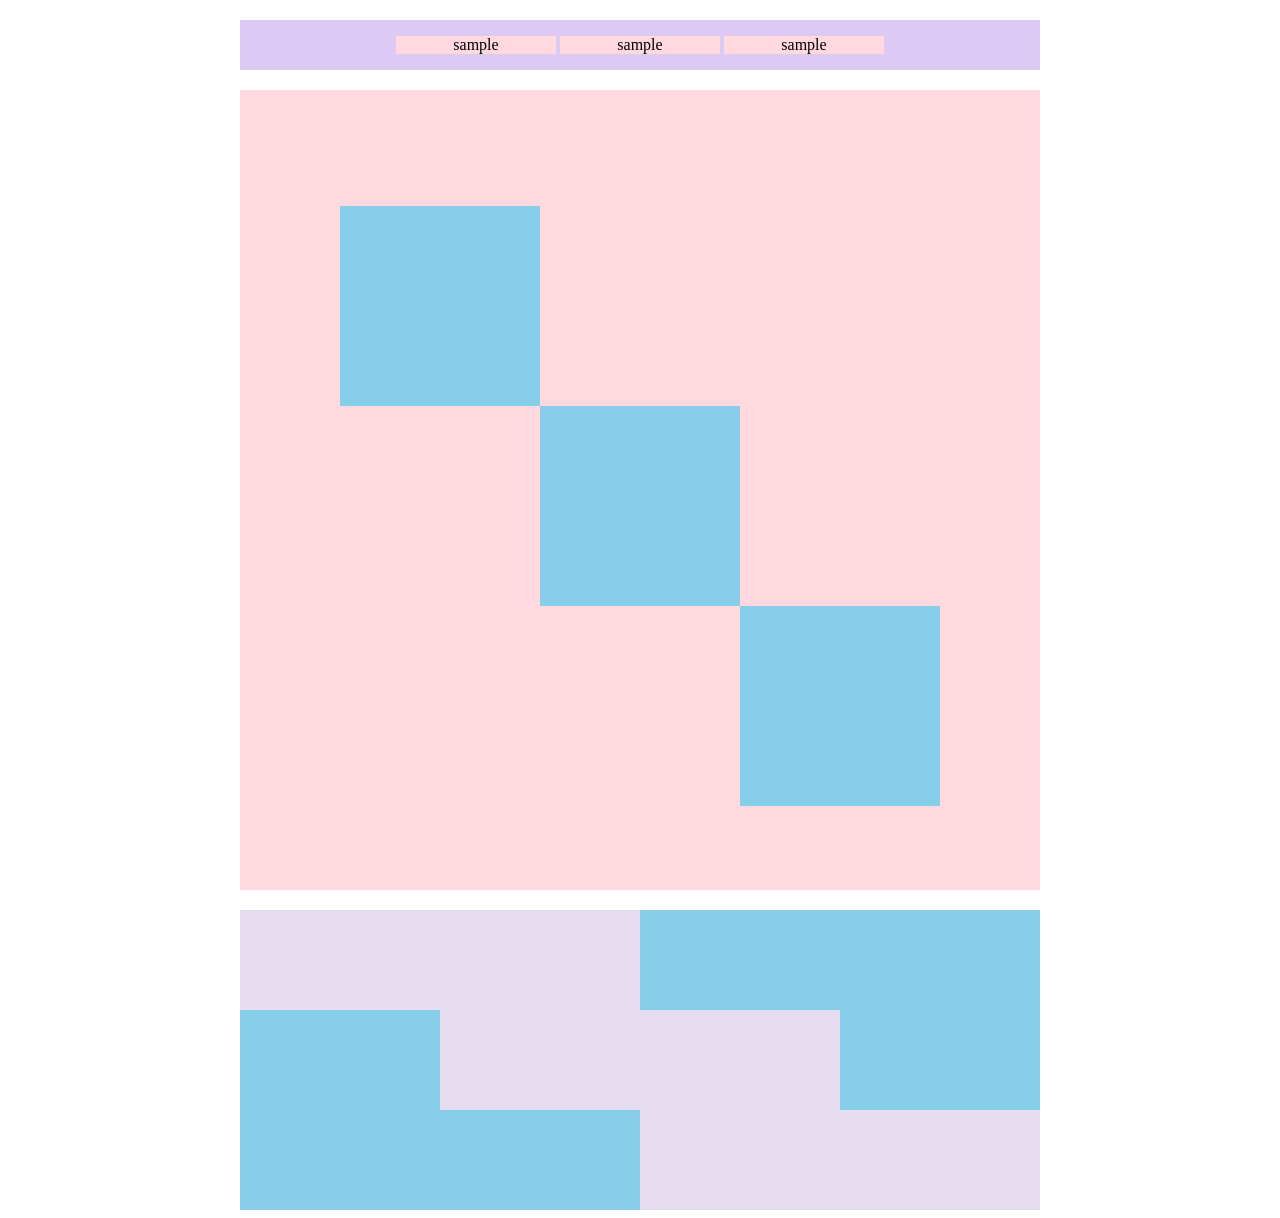
<file: kadai_018/kadai_018.html>
<!DOCTYPE html>
<html>
  <head>
    <meta charset="utf-8">
    <link rel="stylesheet" href="style.css">
    <meta name="description" content="このページは18章の課題です。">
  </head>
  <body>
    <div id="top">
      <p class="top-child">sample</p>
      <p class="top-child">sample</p>
      <p class="top-child">sample</p>
    </div>
    <div id="middle">
      <p id="middle-child01"></p>
      <p id="middle-child02"></p>
      <p id="middle-child03"></p>
    </div>
    <div id="bottom">
      <p id="bottom-child01"></p>
      <p id="bottom-child02"></p>
      <p id="bottom-child03"></p>
    </div>
  </body>
</html>
</file>
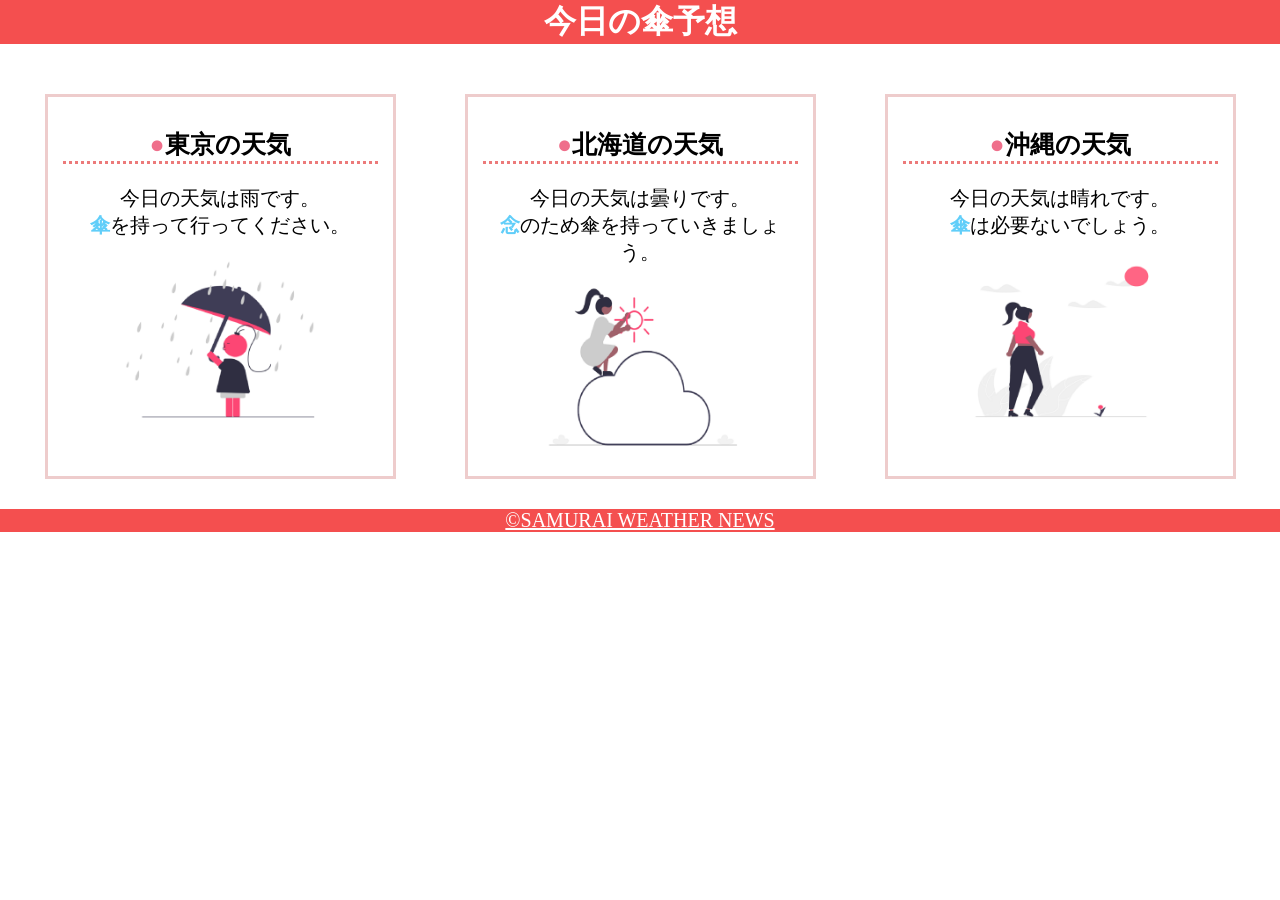
<file: kadai_022/kadai_022.html>
<!DOCTYPE html>
<html>
  <head>
    <meta charset="utf-8">
    <meta name="viewport" content="width=device-width", initial-scale="1.0">
    <link rel="stylesheet" href="style.css">
    <meta name="description" content="このページは22章の課題です。">
    <title>22章課題</title>
  </head>
  <body>

    <header>
      <h1>今日の傘予想</h1>
    </header>

    <main>
      <div id="parent">
        <div class="contents">
          <h2>東京の天気</h2>
          <p>今日の天気は雨です。</p>
          <p>傘を持って行ってください。</p>
          <img src="images/rainy.png" alt="雨">
        </div>

        <div class="contents">
          <h2>北海道の天気</h2>
          <p>今日の天気は曇りです。</p>
          <p>念のため傘を持っていきましょう。</p>
          <img src="images/cloudy.png" alt="雨">
        </div>

        <div class="contents">
          <h2>沖縄の天気</h2>
          <p>今日の天気は晴れです。</p>
          <p>傘は必要ないでしょう。</p>
          <img src="images/sunny.png" alt="雨">
        </div>

      </div>
    </main>

    <footer>
      <a href="https://www.sejuku.net/corp/">&copy;SAMURAI WEATHER NEWS</a>
    </footer>
  </body>
</html>
</file>
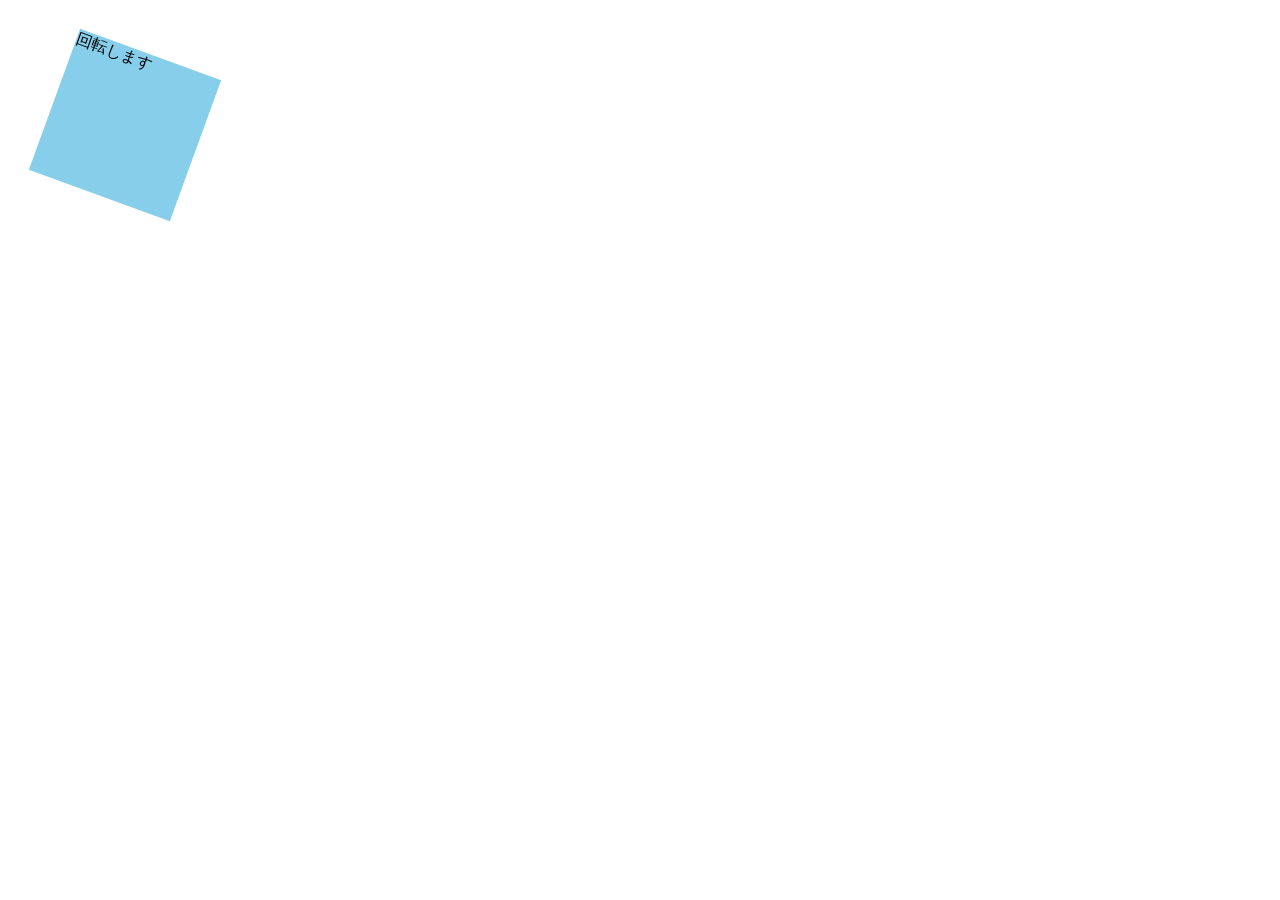
<file: kadai_mdn_css/mdn.html>
<!DOCTYPE html>
<html>

<head>
  <style>
    div{
      position: absolute;
      left: 50px;
      top: 50px;
      width: 150px;
      height: 150px;
      background-color: skyblue;
      transform: rotate(20deg);
    }
  </style>
</head>

  <body>
    <div>
      回転します
    </div>
  </body>
</html>
</file>
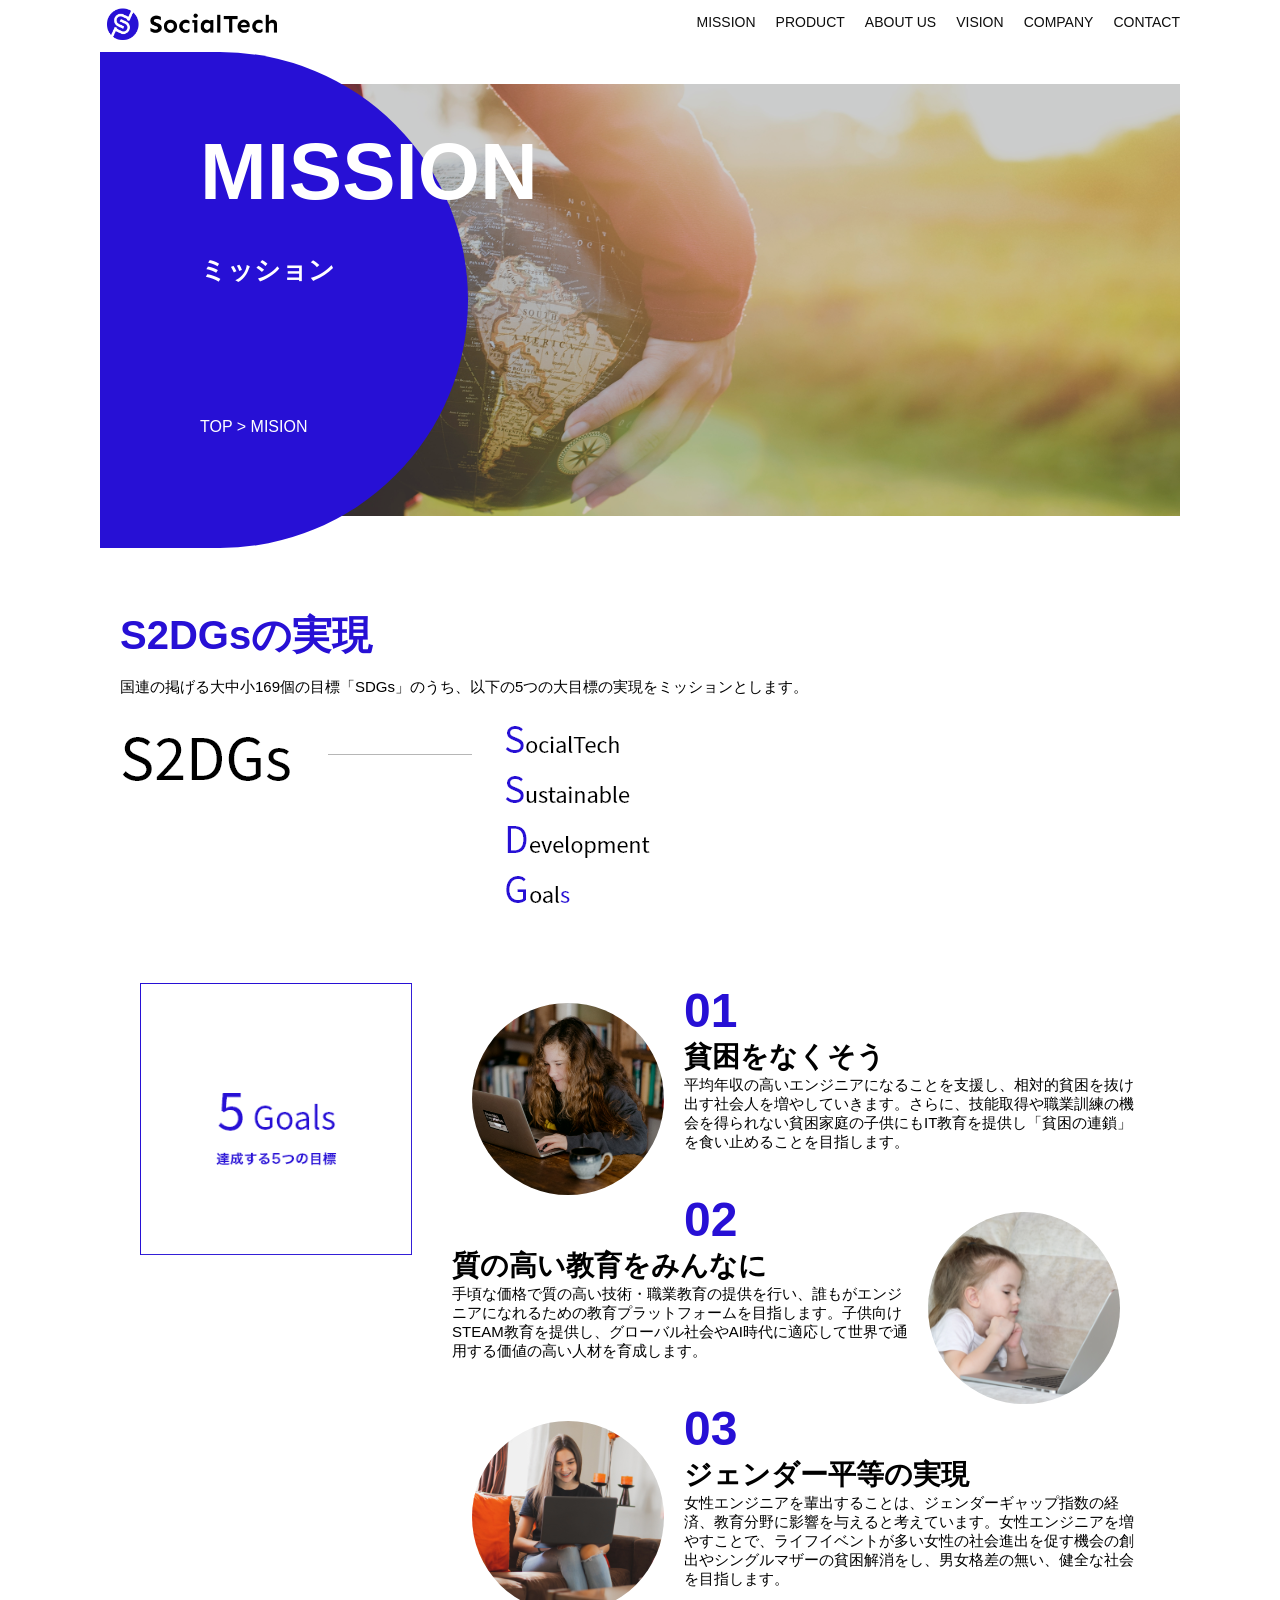
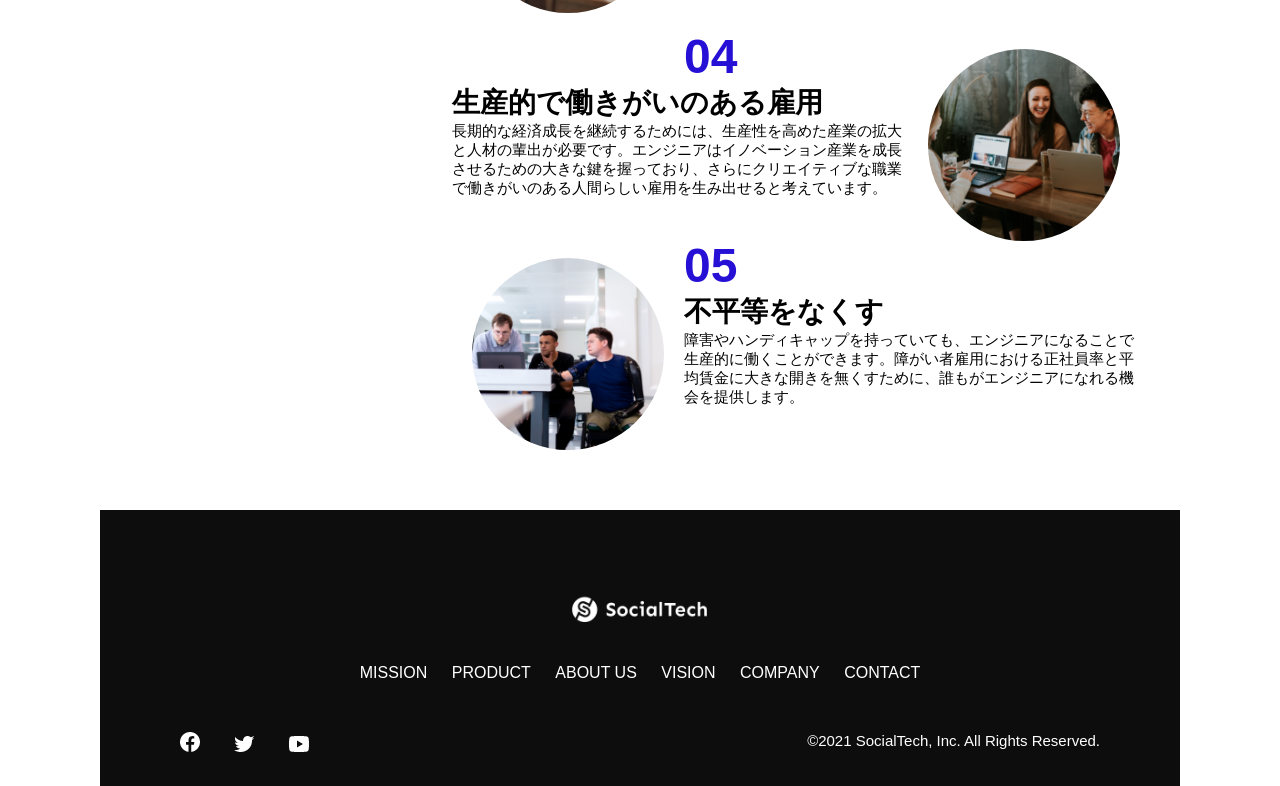
<file: kadai_tutorial_output/mission.html>
<!DOCTYPE html>
<head>
  <title>SociaTech - MISSION ミッション</title>
  <meta charset="UTF-8">
  <meta name="description" content="SocialTechが目指す5つの目標（S2DGs）を紹介します">
  <meta name="viewport" content="width=device-width,initial-scale1.0"> 
  <link rel="stylesheet" href="style.css">
</head>

<body>
  <!-- ヘッダー -->
   <header>
    <!-- ロゴ -->
     <a href="index.html" id="logo">
      <img src="images/logo.png" alt="トップページに戻る">
     </a>

           <!-- PC用ナビゲーション -->
      <nav id="nav-pc">
        <ul>
          <li><a href="mission.html">MISSION</a></li>
          <li><a href="product.html">PRODUCT</a></li>
          <li><a href="index.html#aboutus">ABOUT US</a></li>
          <li><a href="index.html#vision">VISION</a></li>
          <li><a href="index.html#company">COMPANY</a></li>
          <li><a href="index.html#contact">CONTACT</a></li>
        </ul>
      </nav>

      <!-- スマホ用メニューボタン -->
      <button id="menu-sp" onclick="document.getElementById('nav-sp').style.display = 'block'">
        <img src="images/button-menu.png" alt="ナビゲーションを開く">
      </button>

      <!-- スマホ用ナビゲーション -->
      <div id="nav-sp">
        <button id="close" onclick="document.getElementById('nav-sp').style.display = 'none'">
          <img src="images/button-close.png" alt="ナビゲーションを閉じる">
        </button>

        <nav>
          <ul>
            <li>
              <a id="logo-sp" href="index.html" onclick="document.getElementById('nav-sp').style.display = 'none'"><img src="images/logo-sp.png" alt="トップページに戻る"></a>
            </li>
            <li><a class="menu" href="mission.html" onclick="document.getElementById('nav-sp').style.display = 'none'">MISSION</a></li>
            <li><a class="menu" href="product.html" onclick="document.getElementById('nav-sp').style.display = 'none'">PRODUCT</a></li>
            <li><a class="menu" href="index.html#aboutus" onclick="document.getElementById('nav-sp').style.display = 'none'">ABOUT US</a></li>
            <li><a class="menu" href="index.html#vision" onclick="document.getElementById('nav-sp').style.display = 'none'">VISION</a></li>
            <li><a class="menu" href="index.html#company" onclick="document.getElementById('nav-sp').style.display = 'none'">COMPANY</a></li>
            <li><a class="menu" href="index.html#contact" onclick="document.getElementById('nav-sp').style.display = 'none'">CONTACT</a></li>
          </ul>
        </nav>
        <div id="sns">
          <a href="https://www.facebook.com/sejuku2013">
            <img src="images/button-facebook.png" alt="Facebookのリンク">
          </a>
          <a href="https://twitter.com/samuraijuku">
            <img src="images/button-twitter.png" alt="Twitterのリンク">
          </a>
          <a href="https://www.youtube.com/channel/UCCFOQO5aDK0xXam4cUQXT8g">
            <img src="images/button-youtube.png" alt="YouTubeのリンク">
          </a>
        </div>
      </div>
   </header>

       <main>
      <article>
        <section id="mission-main">
          <div class="mission-main-inner">
            <div id="mission-title">
              <h1>MISSION<br><span>ミッション</span></h1>
              <p>TOP > MISION</p>
            </div>
          </div>
        </section>

        <section id="mission-s2dgs">
          <h2 class="mission-h2">S2DGsの実現</h2>
          <p>国連の掲げる大中小169個の目標「SDGs」のうち、以下の5つの大目標の実現をミッションとします。</p>
          <img src="images/mission/mission-s2dgs.png" alt="S2DGs">
        </section>

        <section id="mission-five-goals">
           <div class="five-goals-image">
             <img src="images/mission/mission-5goals.png" alt="5Goals">
           </div>
           <div class="five-goals-read">
             <div>
               <img class="fivegoals-image-left" src="images/mission/mission-5goals01.png" alt="PCを操作する女の子">
               <span class="fivegoals-number">01</span>
               <h3 class="fivegoals-h3">貧困をなくそう</h3>
               <p class="fivegoals-p">平均年収の高いエンジニアになることを支援し、相対的貧困を抜け出す社会人を増やしていきます。さらに、技能取得や職業訓練の機会を得られない貧困家庭の子供にもIT教育を提供し「貧困の連鎖」を食い止めることを目指します。</p>
             </div>
             <div>
               <img class="fivegoals-image-right" src="images/mission/mission-5goals02.png" alt="PCを見つめる小さい女の子">
               <span class="fivegoals-number">02</span>
               <h3 class="fivegoals-h3">質の高い教育をみんなに</h3>
               <p class="fivegoals-p">手頃な価格で質の高い技術・職業教育の提供を行い、誰もがエンジニアになれるための教育プラットフォームを目指します。子供向けSTEAM教育を提供し、グローバル社会やAI時代に適応して世界で通用する価値の高い人材を育成します。</p>
             </div>
             <div>
               <img class="fivegoals-image-left" src="images/mission/mission-5goals03.png" alt="PCを操作する女性">
               <span class="fivegoals-number">03</span>
               <h3 class="fivegoals-h3">ジェンダー平等の実現</h3>
               <p class="fivegoals-p">女性エンジニアを輩出することは、ジェンダーギャップ指数の経済、教育分野に影響を与えると考えています。女性エンジニアを増やすことで、ライフイベントが多い女性の社会進出を促す機会の創出やシングルマザーの貧困解消をし、男女格差の無い、健全な社会を目指します。</p>
             </div>
             <div>
               <img class="fivegoals-image-right" src="images/mission/mission-5goals04.png" alt="笑顔で話し合う3人の男女">
               <span class="fivegoals-number">04</span>
               <h3 class="fivegoals-h3">生産的で働きがいのある雇用</h3>
               <p class="fivegoals-p">長期的な経済成長を継続するためには、生産性を高めた産業の拡大と人材の輩出が必要です。エンジニアはイノベーション産業を成長させるための大きな鍵を握っており、さらにクリエイティブな職業で働きがいのある人間らしい雇用を生み出せると考えています。</p>
             </div>
             <div>
               <img class="fivegoals-image-left" src="images/mission/mission-5goals05.png" alt="障害を持つ男性が生き生きと働く様子">
               <span class="fivegoals-number">05</span>
               <h3 class="fivegoals-h3">不平等をなくす</h3>
               <p class="fivegoals-p">障害やハンディキャップを持っていても、エンジニアになることで生産的に働くことができます。障がい者雇用における正社員率と平均賃金に大きな開きを無くすために、誰もがエンジニアになれる機会を提供します。</p>
             </div>
           </div>
         </section>
  
      </article>
    </main>
      

    <footer>
      <div id="footer-logo">
        <img src="images/logo-sp.png" alt="SocialTech">
      </div>
      <div id="footer-link">
        <a href="mission.html">MISSION</a>
        <a href="product.html">PRODUCT</a>
        <a href="index.html#aboutus">ABOUT US</a>
        <a href="index.html#vision">VISION</a>
        <a href="index.html#company">COMPANY</a>
        <a href="index.html#contact">CONTACT</a>
      </div>
      <div id="sns-footer">
        <div class="sns-btns">
          <a href="https://www.facebook.com/sejuku2013"><img src="images/button-facebook.png" alt="Facebookのリンク"></a>
          <a href="https://twitter.com/samuraijuku"><img src="images/button-twitter.png" alt="Twitterのリンク"></a>
          <a href="https://www.youtube.com/channel/UCCFOQO5aDK0xXam4cUQXT8g"><img src="images/button-youtube.png" alt="YouTubeのリンク"></a>
        </div>
        <p id="copyright">&copy;2021 SocialTech, Inc. All Rights Reserved.</p>
      </div>
    </footer>

  </body>
</html>
</file>
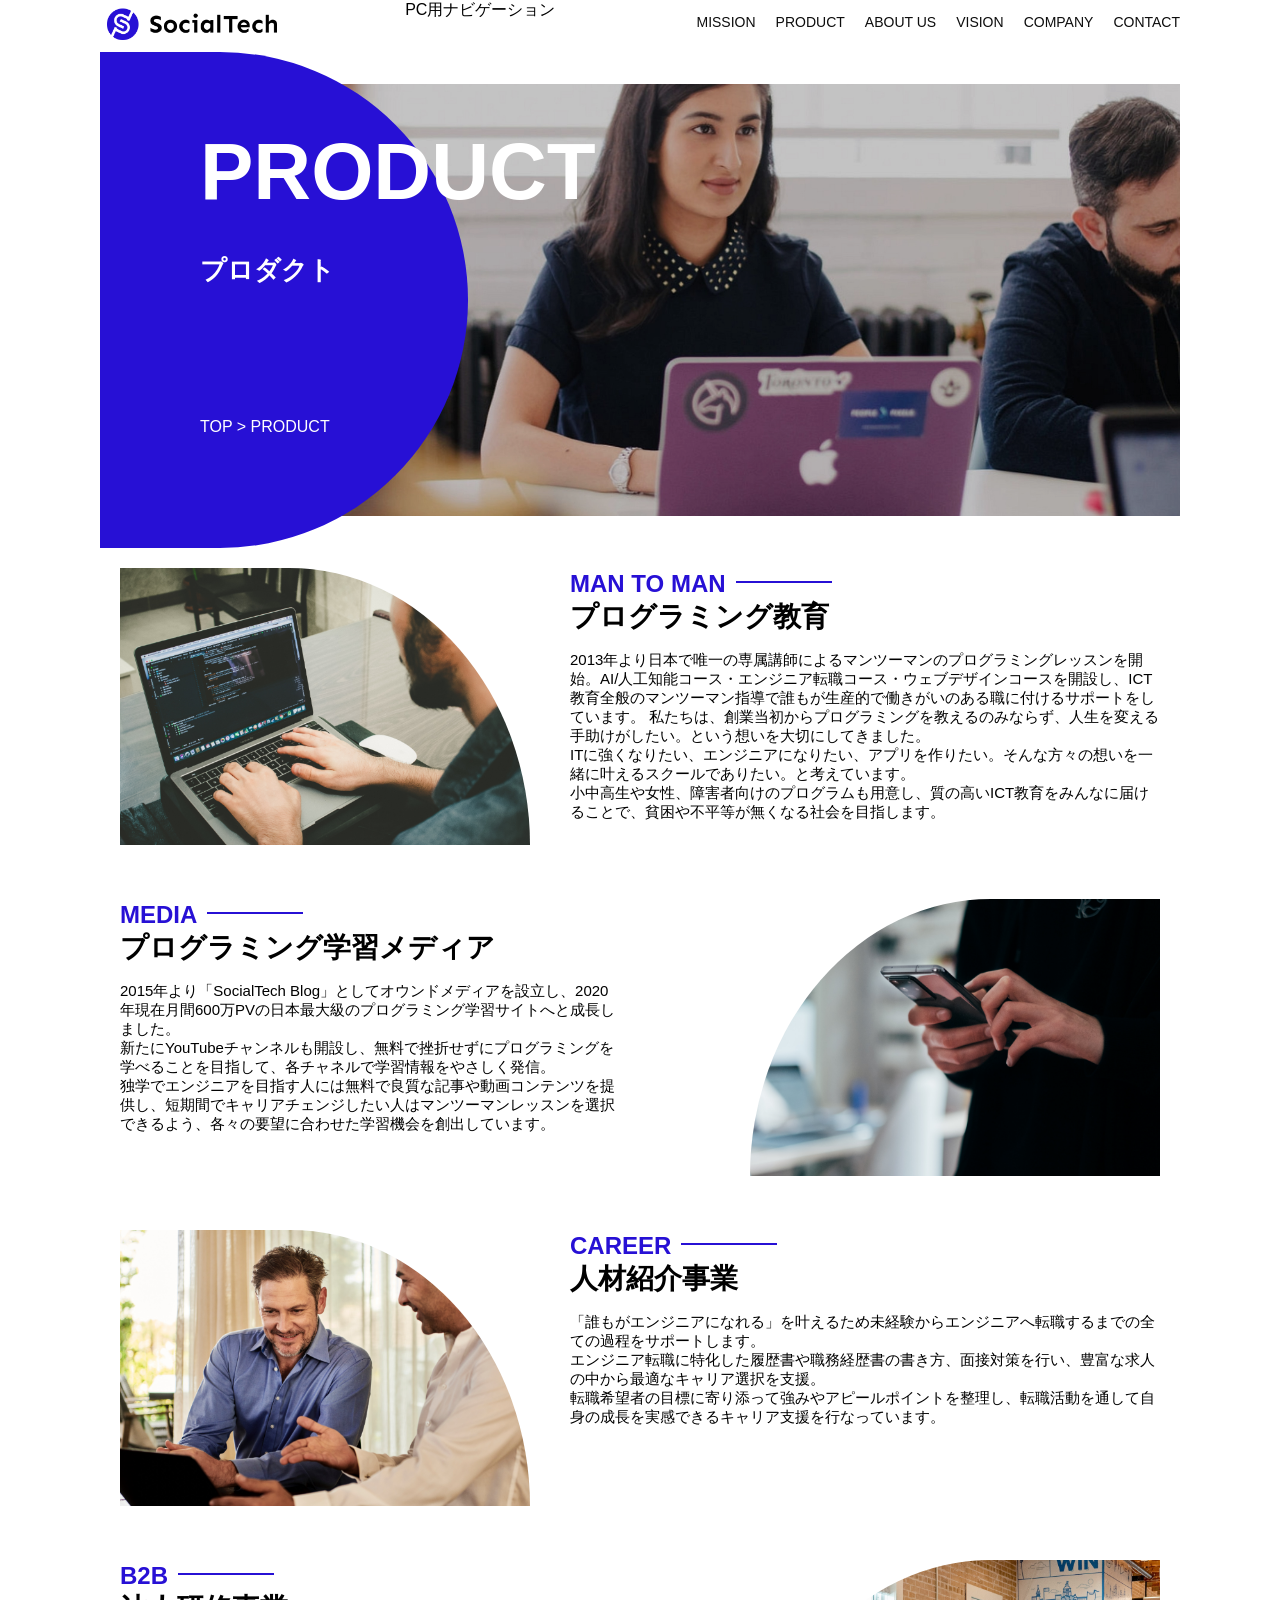
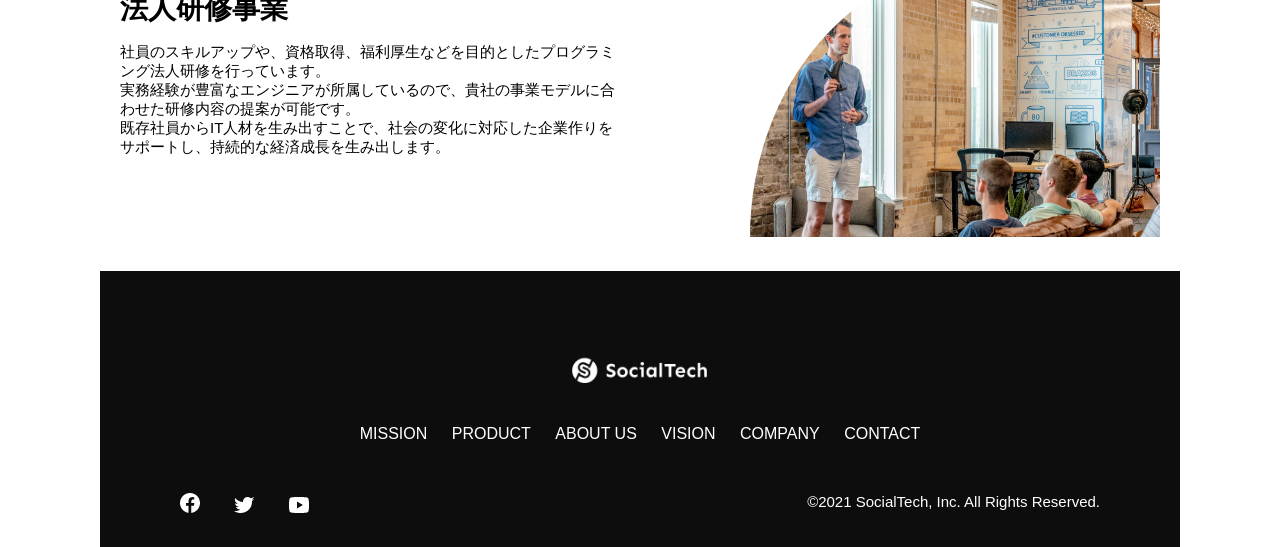
<file: kadai_tutorial_output/product.html>
<!DOCTYPE html>
<html>
  <head>
    <title></title>
    <meta charset="utf-8">
    <meta name="description" content="">
    <meta name="viewport" content="width=dvice-width, inital-scale=1.0">
    <link rel="stylesheet" href="style.css">
  </head>

  <body>
    <!-- ヘッダー -->
     <header>
      <!-- ロゴ -->
       <a href="index.html" id="logo">
        <img src="images/logo.png" alt="トップページに戻る">
       </a>

       PC用ナビゲーション
       <nav id="nav-pc">
        <ul>
          <li><a href="mission.html">MISSION</a></li>
          <li><a href="product.html">PRODUCT</a></li>
          <li><a href="index.html#aboutus">ABOUT US</a></li>
          <li><a href="index.html#vision">VISION</a></li>
          <li><a href="index.html#company">COMPANY</a></li>
          <li><a href="index.html#contact">CONTACT</a></li>
        </ul>
       </nav>

       <!-- スマホ用メニューボタン -->
        <button id="menu-sp" onclick="document.getElementById('nav-sp').style.display = 'block'">
          <img src="images/button-menu.png" alt="ナビゲーションを開く">
        </button>

       <!-- スマホ用ナビゲーション -->
        <div id="nav-sp">
          <button id="close" onclick="document.getElementById('nav-sp').style.display = 'none'">
            <img src="images/button-close.png" alt="ナビゲーションを閉じる">
          </button>

          <nav>
            <ul>
              <li>
                <a id="logo-sp" href="index.html" onclick="document.getElementById('nav-sp').style.display = 'none'"><img src="images/logo-sp.png" alt="トップページに戻る"></a>
              </li>
              <li><a class="menu" href="mission.html" onclick="document.getElementById('nav-sp').style.display = 'none'">MISSION</a></li>
              <li><a class="menu" href="product.html" onclick="document.getElementById('nav-sp').style.display = 'none'">PRODUCT</a></li>
              <li><a class="menu" href="index.html#aboutus" onclick="document.getElementById('nav-sp').style.display = 'none'">ABOUT US</a></li>
              <li><a class="menu" href="index.html#vision" onclick="document.getElementById('nav-sp').style.display = 'none'">VISION</a></li>
              <li><a class="menu" href="index.html#company" onclick="document.getElementById('nav-sp').style.display = 'none'">COMPANY</a></li>
              <li><a class="menu" href="index.html#contact" onclick="document.getElementById('nav-sp').style.display = 'none'">CONTACT</a></li>
            </ul>
          </nav>
          <div id="sns">
            <a href="https://www.facebook.com/sejuku2013">
              <img src="images/button-facebook.png" alt="Facebookのリンク">
            </a>
            <a href="https://twitter.com/samuraijuku">
              <img src="images/button-twitter.png" alt="Twitterのリンク">
            </a>
            <a href="https://www.youtube.com/channel/UCCFOQO5aDK0xXam4cUQXT8g">
              <img src="images/button-youtube.png" alt="YouTubeのリンク">
            </a>
          </div>
        </div>
      </header>

    <main>
      <article>
        <section id="product-main">
          <div class="product-main-inner">
            <div id="product-title">
              <h1>PRODUCT <br><span>プロダクト</span></h1>
              <p>TOP > PRODUCT</p>
            </div>
          </div>
        </section>

        <section class="product-section product-section-left">
          <div class="product-section-img">
            <img src="images/product/product-mantoman.png" alt="PCでコードを書く男性">
          </div>
          <div class="product-read">
             <h2 class="product-h2">MAN TO MAN</h2>
             <h3 class="product-h3">プログラミング教育</h3>
             <p>
               2013年より日本で唯一の専属講師によるマンツーマンのプログラミングレッスンを開始。AI/人工知能コース・エンジニア転職コース・ウェブデザインコースを開設し、ICT教育全般のマンツーマン指導で誰もが生産的で働きがいのある職に付けるサポートをしています。 私たちは、創業当初からプログラミングを教えるのみならず、人生を変える手助けがしたい。という想いを大切にしてきました。<br>ITに強くなりたい、エンジニアになりたい、アプリを作りたい。そんな方々の想いを一緒に叶えるスクールでありたい。と考えています。<br>小中高生や女性、障害者向けのプログラムも用意し、質の高いICT教育をみんなに届けることで、貧困や不平等が無くなる社会を目指します。
             </p>
           </div>
         </section>
 
         <section class="product-section product-section-right">
           <div class="product-read">
             <h2 class="product-h2">MEDIA</h2>
             <h3 class="product-h3">プログラミング学習メディア</h3>
             <p>2015年より「SocialTech Blog」としてオウンドメディアを設立し、2020年現在月間600万PVの日本最大級のプログラミング学習サイトへと成長しました。<br>新たにYouTubeチャンネルも開設し、無料で挫折せずにプログラミングを学べることを目指して、各チャネルで学習情報をやさしく発信。<br>独学でエンジニアを目指す人には無料で良質な記事や動画コンテンツを提供し、短期間でキャリアチェンジしたい人はマンツーマンレッスンを選択できるよう、各々の要望に合わせた学習機会を創出しています。</p>
           </div>
           <div class="product-section-img">
             <img src="images/product/product-media.png" alt="スマートフォンを操作する人">
           </div>
         </section>
 
         <section class="product-section product-section-left">
           <div class="product-section-img">
             <img src="images/product/product-career.png" alt="笑顔で話し合う2人の男性">
           </div>
           <div class="product-read">
             <h2 class="product-h2">CAREER</h2>
             <h3 class="product-h3">人材紹介事業</h3>
             <p>「誰もがエンジニアになれる」を叶えるため未経験からエンジニアへ転職するまでの全ての過程をサポートします。<br>エンジニア転職に特化した履歴書や職務経歴書の書き方、面接対策を行い、豊富な求人の中から最適なキャリア選択を支援。<br>転職希望者の目標に寄り添って強みやアピールポイントを整理し、転職活動を通して自身の成長を実感できるキャリア支援を行なっています。<br></p>
           </div>
         </section>
 
         <section class="product-section product-section-right">
           <div class="product-read">
             <h2 class="product-h2">B2B</h2>
             <h3 class="product-h3">法人研修事業</h3>
             <p>社員のスキルアップや、資格取得、福利厚生などを目的としたプログラミング法人研修を行っています。<br>実務経験が豊富なエンジニアが所属しているので、貴社の事業モデルに合わせた研修内容の提案が可能です。<br>既存社員からIT人材を生み出すことで、社会の変化に対応した企業作りをサポートし、持続的な経済成長を生み出します。</p>
           </div>
           <div class="product-section-img">
             <img src="images/product/product-b2b.png" alt="講演中の男性とそれを聴く人々">
           </div>
         </section>
      </article>
    </main>

    <footer>
      <div id="footer-logo">
        <img src="images/logo-sp.png" alt="SocialTech">
      </div>
      <div id="footer-link">
        <a href="mission.html">MISSION</a>
        <a href="product.html">PRODUCT</a>
        <a href="index.html#aboutus">ABOUT US</a>
        <a href="index.html#vision">VISION</a>
        <a href="index.html#company">COMPANY</a>
        <a href="index.html#contact">CONTACT</a>
      </div>
      <div id="sns-footer">
        <div class="sns-btns">
          <a href="https://www.facebook.com/sejuku2013"><img src="images/button-facebook.png" alt="Facebookのリンク"></a>
          <a href="https://twitter.com/samuraijuku"><img src="images/button-twitter.png" alt="Twitterのリンク"></a>
          <a href="https://www.youtube.com/channel/UCCFOQO5aDK0xXam4cUQXT8g"><img src="images/button-youtube.png" alt="YouTubeのリンク"></a>
        </div>
        <p id="copyright">&copy;2021 SocialTech, Inc. All Rights Reserved.</p>
      </div>
    </footer>
  </body>
</html>
</file>
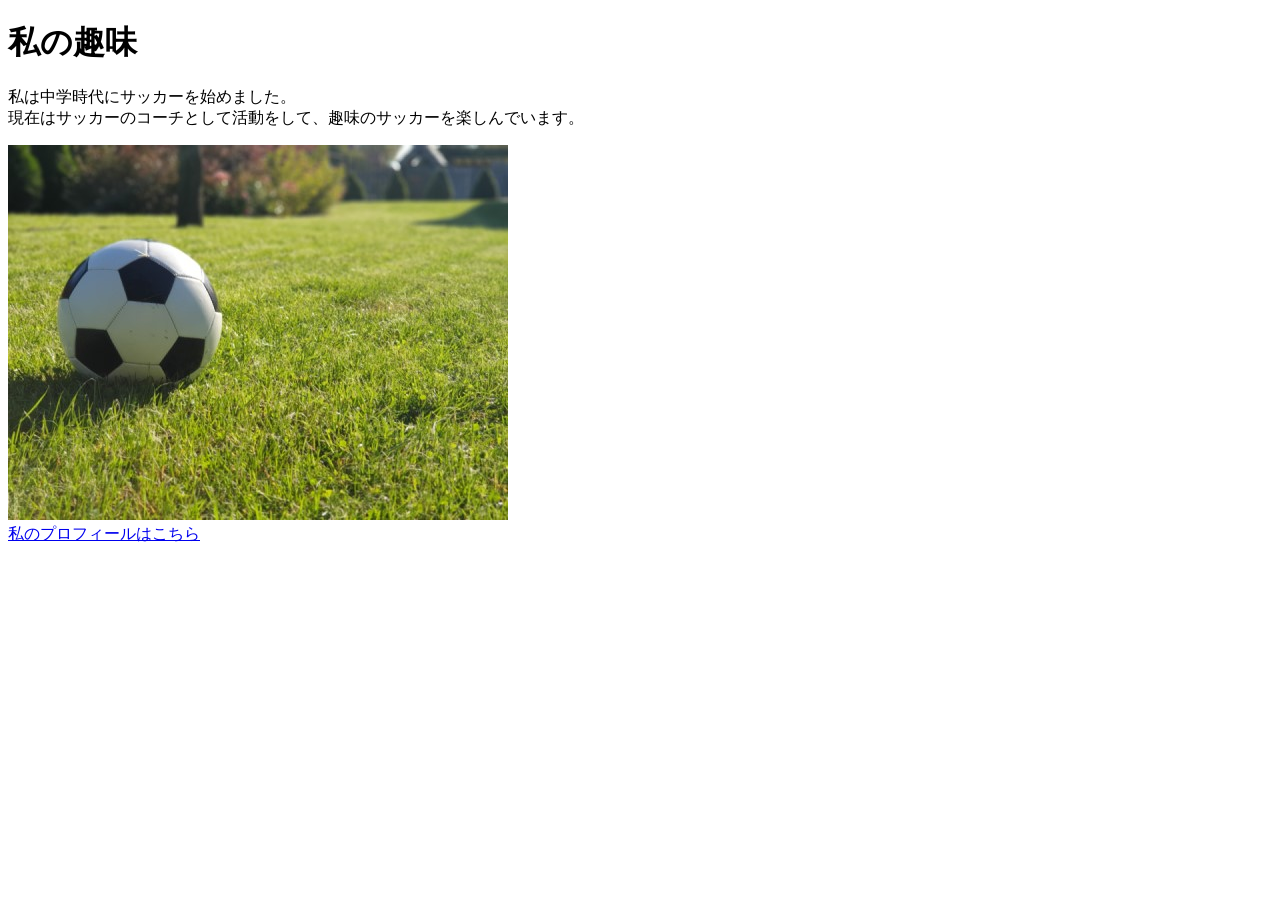
<file: kadai_005/html/kadai5_005.html>
<!DOCTYPE html>
<html>
  <head>
    <title>5章課題</title>
    <meta name="description" content="このページは5章の課題です">
    <meta charset="utf-8">
  </head>
  <body>
    <h1>私の趣味</h1>
    <p>私は中学時代にサッカーを始めました。<br>
      現在はサッカーのコーチとして活動をして、趣味のサッカーを楽しんでいます。
    </p>
    <img src="../images/sample.jpg" alt="サッカーボール">
    <br>
    <a href="https://x.com/samuraijuku">私のプロフィールはこちら</a>
  </body>
</html>
</file>
<file: html-css-kadai_013/style.css>
/* PC、スマホ共通スタイル */
body {
  font-family: "Source Sans Pro", "Hiragino Kaku Gothic ProN", Meiryo, Arial,
    sans-serif;
}

p {
  font-size: 15px;
}

#main-visual>img {
  width: 100%;
}

/*================
PC用のスタイル 
=================*/
@media screen and (min-width: 768px) {
  /* 横幅設定 */
  body {
    max-width: 1080px;
    min-width: 960px;
    margin: 0 auto 0 auto;
  }

  /* ヘッダー */
  header {
    display: flex;
    justify-content: space-between;
  }

  /* ナビゲーションのレイアウト */
  #nav-pc {
    text-align: right;
    font-size: 14px;
    padding-top: 15px;
  }

  /* ナビゲーションのリンクの装飾設定 */
  #nav-pc>a {
    text-decoration: none;
    margin-left: 20px;
  }

  #nav-pc>a:link {
    color: #0d0d0d;
  }

  #nav-pc>a:visited {
    color: #0d0d0d;
  }

  #nav-pc>a:hover {
    color: #0d0d0d;
    text-decoration: underline;
  }

  #nav-pc>a:active {
    color: #0d0d0d;
  }
  
  #menu-sp{
    display: none;
  }
    #nav-sp{
      display: none;
    }
}

/* スマホ用 */
@media screen and (max-width: 767px){
  body{
    min-width: 375px;
    margin: 0;
  }

  #nav-pc{
    display: none;
  }

  #menu-sp{
    float: right;
    padding: 0;
  }

  #nav-sp{
    background-color: #ce933e;
    position: absolute;
    left: 0;
    top: 0;
    height: 100%;
    width: 100%;
    display: none;
    z-index: 100;
  }

  #nav-sp ul{
    padding-left: 0;
  }

  #nav-sp ul{
    list-style: none;
  }

  #close{
    position: absolute;
    top: 20px;
    right: 20px;
  }

  #logo-sp{
    margin: 80px 0 30px 20px;
  }

  #nav-sp a{
    display: block;
  }

  #nav-sp a:link{
    color: #ffffff;
  }

  #nav-sp a:visited{
    color: #ffffff;
  }

  #nav-sp a:hover{
    color: #ffffff;
    text-decoration: underline;
  }

  #nav-sp a:active{
    color: #ffffff;
  }

  #nav-sp .menu{
    text-decoration:none;
    display: block;
    margin-right: 20px;
    margin-left: 20px;
    height: 44px;
    font-size: 16px;
    background-image: url("images/arrow.png");
    background-repeat: no-repeat;
    background-position: right top;  
  }

}
</file>
<file: kadai_tutorial_output/style.css>
/* PC,スマホ共通スタイル */
*{
  box-sizing: border-box;
}

p{
  font-size: 15px;
}

body{
  max-width: 1080px;
  margin: 0 auto 0 auto;
  font-family: "Source Sans Pro", "Hiragino Kaku Gothic ProN", Meiryo, Arial, sans-serif;
}
/* ヘッダー */
header{
  display: flex;
  justify-content: space-between;
}
/* ナビゲーションのレイアウト */
#nav-pc{
  font-size: 14px;
}

#nav-pc ul{
  display: flex;
  padding-left: 0;
}
#nav-pc li{
  list-style: none;
}
/* ナビゲーションのリンクの装飾設定 */
#nav-pc a{
  text-decoration: none;
  margin-left: 20px;
  color: #0d0d0d;
}

#nav-pc a:hover{
  text-decoration: underline;
}

/* スマホ用ナビを非表示 */
#nav-sp,
#menu-sp{
  display: none;
}

/* メインビジュアル*/
#main-visual{
  position:relative;
  height: 400px;
}

#main-message{
  position: absolute;
  top: 0;
  left: 0;
  background-color: #2710d5;
  color: #ffffff; 
  border-radius: 0 0 476px 0;
  max-width: 620px;
  width: 100%;
  height: 100%;
  z-index: 11;
}

#main-message > h1{
  font-size: 60px;
  margin: 100px 0 0 50px;
}
#main-message > p{
  font-size: 28px;
  margin: 0 0 0 50px;
}

#main-visual > img{
  max-width: 620px;
  border-radius: 476px 0 0 0 ;
  position: absolute;
  top: 0;
  right: 0;
  z-index: 10;
}

 /* 見出し */
 h2{
  margin: 40px 0 0 0;
 }

 h2::after{
  content: url("images/line.png");
  margin-left: 10px;
 }

 h3{
  font-size: 27px;
 }

 #mission{
  margin: 80px auto;
 }

 #mission-flex{
  display: flex;
 }

 #mission-flex >div{
  width: 50%;
  margin: 20px;
 }

#mission-photo{
  width: 100%;
}

#s2dgs{
  margin-top:50px;
  width: 100%;
}

        /* <!--プロダクト--> */

#product{
  background-color: #fafafa;
  margin: 80px 0 80px 0;
  padding: 10px 40px 0px 40px;
}

.product-flex{
  margin-top: 40px;
  display: flex;
}

#product-left{
  width: 50%;
  margin-right: 20px;
}

#product-right{
  width: 50%;
  margin-left: 20px;
  margin-top: 80px;
}

#product-left > div{
  position: relative;
  height: 480px;
  margin-right: 20px;
}

#product-right > div{
  position: relative;
  height: 480px;
  margin-left: 20px;
}

.product-photo{
  width: 100%;
}

.product-explain{
  background-color: #ffffff;
  position: absolute;
  left: 0;
  bottom: 50px;
  margin: 0 40px 0 40px;
  padding: 20px;
  box-shadow: 5px 5px 10px rgba(0, 0, 0, 0.05);
}

.product-explain > span{
  color: #2710d5;
  font-weight: bold;
  font-size: 16px;
  margin: 0;
}

.product-explain > h3{
  margin: 5px 0 5px 0;
}

.product-explain >p{
  font-size: 14px;
  margin: 0;
}

#product-more{
  text-align: center
}


#product-more > a{
  position: relative;
  bottom: -42px;
}

 /* ABOUT US */
 #aboutus{
  margin: 80px auto 80px auto;
 }

 #aboutus > div {
   display: flex;
 }

 .culture-img{
  width: 50%;
  align-self: flex-start;
 }

 .culture-img2{
  margin-top: 50px;
  width: 100%;
 }

 .culture-table{
  margin-right: 50px;
 }
 
 .culture-num{
  font-size: 80px;
  color: #2710d5;
  padding: 0 20px 0 0;
 }

 .culture-table th{
  text-align: left;
  font-size: 28px;
  font-weight: bold;
 }

 .culture-en{
  color: #2710d5;
  font-size: 24px;
 }

 .culture-description{
  margin: 0;
 }

 /* VISION */
 #vision{
  margin: 80px auto;
 }

 #vision > div{
  display: flex;
  justify-content: space-between;
  flex-wrap: wrap;
 }

 .vision-box{
  width: 300px;
  height: 300px;
  margin-bottom:30px;
  position: relative;
 }

 .vision-box > img{
  stroke-width: 100%;
  position: relative;
  z-index: 30;
 }

 .vision-box > div{
  position: absolute;
  top: 0;
  left: 0;
  z-index: 31;
  margin-right: 20px;
 }

  .vision-box > div > h4 {
   color: #2710d5;
   font-size: 19px;
   margin: 80px 0 0 0;
 }
 
 .vision-box > div > h4::first-letter {
   font-size: 40px;
 }
 
 .vision-box > div > h5 {
   font-size: 20px;
   margin: 0 0 0 0;
 }
 
 .vision-box > div > p {
   margin: 10px 0 0 0;
 }

 /* 会社概要 */
 #company{
  margin: 80px auto 80px auto;
 }

 #company-table{
  width: 100%;
 }

 .tableheader{
  text-align: left;
  padding-inline: 20px;
  border-bottom-color: #2710d5;
  border-bottom-width: 1px;
  border-bottom-style: solid;
  width: 100px;
 }

 .tableheader-first{
  border-top-color: #2710d5;
  border-top-width: 1px;
  border-top-style: solid;
 }

 .cell{
  padding:30px ;
  border-bottom-color: #ececec;
  border-bottom-width: 1px;
  border-bottom-style: solid;
 }

 .cell-first {
  border-top-color: #ececec;
  border-top-width: 1px;
  border-top-style: solid;
 }

 #company > iframe {
   width: 100%;
   height: 368px;
   margin-top: 40px;
 }

  /* お問い合わせ */
  #contact{
    margin: 80px auto 80px auto;
  }

  /* 外枠 */

  #contact > form >div{
    display: flex;
    flex-direction: row;
    flex-wrap: wrap;
    padding-bottom: 30px;
  }

  /* 左列の見出し */
  .contact-heading{
    width:240px;
    align-self: center;
  }

  /* 見出しのラベル */
  .contact-label{
    font-weight: bold;
   }

    /* 必須 */
    .contact-span{
      color: #ce2222;
      margin: 0 0 0 20px;
      font-weight: bold;
    }

    /* テキストボックス */
  .contact-texarea{
    border-top:0px;
    border-left:0px;
    border-right:0px;
    border-bottom-width: 1px;
    border-bottom-color: #707070;
    background-color: #fafafa;
    width: 400px;
    height: 200px;
  }

  /* 個人情報の取り扱い */
  #contact dt{
    font-weight: bold;
  }

  #contact dd{
    margin: 0 0 16px 0;
  }

  #contact dd p{
    margin: 0;
  }

  #contact dd ul{
    padding-left: 0;
  }

  #contact dd li {
    margin-bottom: 0;
    list-style: none;
  }

  footer{
    background-color: #0d0d0d;
    text-align: center;
    padding:80px 80px 30px 80px ;
  }

  #footer-logo{
    margin-bottom:30px ;
  }

  #footer-link{
    margin-bottom: 50px;
  }

  #footer-link > a{
    text-decoration: none;
    margin: 10px;
    color: #ffffff;
  }

  #footer-link > a:hover{
    text-decoration: underline;
  }

  #sns-footer{
    display: flex;
    justify-content: space-between;
  }

  #sns-footer a{
    margin-right: 30px;
  }

  #copyright{
    color: #ffffff;
    margin: 0;
  }

  /* mission.html用スタイル */
 /* ミッションのメインビジュアル */
 .mission-main-inner{
  background-image: url("images/mission/mission-main.png");
  background-repeat: no-repeat;
  background-position-y: center;
 }

#mission-title {
    background-color: #2710d5;
   width: 368px;
   color: #ffffff;
   height: 496px;
   border-radius: 0 248px 248px 0;
   position: relative;
}
#mission-title h1 {
   position: absolute;
   top: 0;
   left: 100px;
   font-size: 80px;
   line-height: 1;
 }

#mission-title h1 span {
   font-size: 26px;
}

#mission-title > p {
   position: absolute;
   top: 350px;
   left: 100px;
   font-size: 16px;
 }

/* ミッションページ　S2DGSの設定 */
#mission-s2dgs {
   padding: 20px;
}

.mission-h2 {
   color: #2710d5;
   font-size: 40px;
}

.mission-h2::after {
   content: none;
}

 /* ミッションページ　5つのゴールの設定 */
 #mission-five-goals {
   padding: 20px;
   display: flex;
 }

 #mission-five-goals .five-goals-image {
   width: 30%;
   padding: 20px;
 }
 
 #mission-five-goals .five-goals-image img {
   width: 100%;
 }
 
 #mission-five-goals .five-goals-read {
   width: 70%;
   padding: 20px;
 }
 
 #mission-five-goals .five-goals-read > div {
   margin-bottom: 40px;
 }
 
 .fivegoals-image-right {
   float: right;
   margin: 20px;
 }
 
 .fivegoals-image-left {
   float: left;
   margin: 20px;
 }
 
 .fivegoals-number {
   color: #2710d5;
   font-size: 48px;
   font-weight: bold;
   margin: 0;
 }
 
 .fivegoals-h3 {
   font-size: 28px;
   margin: 0;
 }
 
 .fivegoals-p {
   margin: 0;
 }

/* プロダクトのページ */
.product-main-inner{
  background-image: url("images/product/product-main.png");
  background-repeat: no-repeat;
  background-position-y:center ;
}
#product-title {
   background-color: #2710d5;
   width: 368px;
   color: #ffffff;
   height: 496px;
   border-radius: 0 248px 248px 0;
   position: relative;
 }

#product-title h1 {
   position: absolute;
   top: 0;
   left: 100px;
   font-size: 80px;
   line-height: 1;
 }

#product-title h1 span {
   font-size: 26px;
}

#product-title > p {
   position: absolute;
   top: 350px;
   left: 100px;
   font-size: 16px;
}

 /* セクション */
 .product-section {
   display: flex;
   padding: 20px 20px 0;
 }
 
 .product-section .product-section-img {
   width: 450px;
 }
 
 /* 左が画像のセクション*/
 .product-section-left .product-section-img img {
   width: 100%;
   padding: 0 40px 30px 0;
   border-radius: 0 432px 0 0;
 }
 
 .product-section-left .product-read {
   width: 50%;
   flex-grow: 1;
 }
 
 .product-section-left .product-read p {
   margin-bottom: 0;
 }
 
 /* 右が画像のセクション*/
 .product-section-right {
   justify-content: space-between;
 }
 
 .product-section-right .product-section-img img {
   width: 100%;
   padding: 0 0 30px 40px;
   border-radius: 432px 0 0 0;
 }
 
 .product-section-right .product-read {
   width: 500px;
 }
 
 .product-h2 {
   color: #2710d5;
   font-size: 24px;
   margin: 0;
 }
 
 .product-h3 {
   font-size: 28px;
   margin: 0;
 }


  /* スマホ用のスタイル */
 @media screen and (max-width: 767px) {
   /* PC用ナビゲーション非表示 */
   #nav-pc {
     display: none;
   }
    /* ハンバーガーメニュー */
    #menu-sp{
      display: block;
      background-color: transparent;
      float: right;
      padding: 0;
      border:none;
    }
      
      /* スマホ用ナビゲーション表示切替 */
      /* 初期状態、レイアウトと非表示設定 */
    #nav-sp{
     background-color: #2710d5;
     position: fixed;
     left: 0;
     top: 0;
     height: 100%;
     width: 100%;
     display: none;
     z-index: 100;   
      }

      /* ボタン */
      #close{
        position: absolute;
        top: 20px;
        right: 20px;
        background-color: transparent;
        border: none;
      }

      #nav-sp nav ul{
        list-style: none;
      }

      /* ナビゲーションメニュー用ロゴ； */
      #logo-sp{
        margin: 80px 0 30px 20px;
      }

      /* ナビゲーションのリンクの装飾設定 */

      #nav-sp nav a{
        display: block;
        color: #ffffff;
      }

      #nav-sp nav a:hover{
        text-decoration: underline;
      }

      #nav-sp .menu{
        text-decoration: none;
        margin: 0 20px 0 20px;
        height: 44px;
        font-size: 16px;
        background-image: url("images/arrow.png");
        background-repeat: no-repeat;
        background-position: right top;
      }

      #sns{
        position: absolute;
        bottom: 20px;
        left: 20px;
      }

      #sns > a{
        margin-right: 30px;
      }
      
 /* メインビジュアル */
   #main-visual {
     position: relative;
     height: 470px;
   }
 
   #main-visual > div {
     text-align: center;
     height: 280px;
   }
 
   #main-visual h1 {
     font-size: 28px;
     margin: 90px 0 0 0;
   }
 
   #main-visual > div > p {
     margin: 0;
     font-size: 15px;
   }
 
   #main-visual > img {
     width: 100%;
     border-radius: 476px 0 0 0;
     top: auto;
     bottom: 0;
   }
  /*見出し*/
   h2 {
     margin: 15px 0 15px 0;
   }
   
   h3 {
     font-size: 24px;
     margin: 10px 0 0 0;
   }
  /* ミッション */
   #mission {
     margin: 20px 0 20px 0;
     padding: 0 20px 0 20px;
   }
 
   #mission-flex {
     flex-direction: column;
   }
 
   #mission-flex > div {
   width: 100%;
   margin: 0;
    }

    /* プロダクト */
    #product{
      margin: 0;
      padding: 10px 20px 0 20px;
    }

    /* 外枠 */
    #product .product-flex{
      flex-direction: column;
      margin-top: 0;
    }

    /* 左右のカラム　スマホは縦並び */
    #product-left,
    #product-right{
      width: 100%;
      margin: 0;
    }

    /* 画像+説明の枠 */
    #product-left >div,
    #product-right >div{
      height: auto;
      margin: 0;
    }

    /* 説明文の枠 */
    .product-explain{
      position: relative;
      margin: 0;
    }

    .product-explain > h3{
      margin: 10px 0 10px 0;
      font-size: 24px;
    }

    /* もっと見るボタン */
    #product-more{
      text-align: left;
    }
     /* ABOUT US */
   #aboutus {
     margin: 80px 20px 80px 20px;
   }
  #aboutus > div {
     flex-direction: column;
  }
   .culture-table th {
     font-size: 16px;
   }

   .culture-table {
     margin-right: 0;
     padding-right: 20px;
     order: 2;
   }

   .culture-img {
     width: 100%;
     order: 1;
   }

   .culture-img2 {
     margin-top: 0;
   }

   .culture-num {
     padding: 0;
   }

   .culture-description {
     margin: 0;
   }

   /* ビジョン */
   #vision {
     margin: 80px 20px 80px 20px;
   }

   .vision-box > img {
     position: absolute;
     top: 0;
     left: 0;
   }

  .vision-box > div > h4 {
     margin: 60px 0 0 0;
   }

  /*会社概要*/
   #company {
     margin: 0 20px 0 20px;
   }

   #company > h3 {
     margin-bottom: 20px;
   }
  .tableheader {
     width: 50px;
   }

   .cell {
     padding: 20px;
   }

   #company > iframe {
     height: 240px;
   }

  /* お問い合わせ */
   #contact {
     margin: 80px 20px 80px 20px;
   }

  #contact > h3 {
   margin-bottom: 20px;
  }

  #contact > form > div {
   flex-direction: column;
   margin-bottom: 20px;
  }

  .contact-heading {
   align-self: auto;
   margin-bottom: 20px;
  }

  contact-textbox {
   min-width: 300px;
   width: 100%;
  }

  .contact-textarea {
   height: 150px;
   width: 100%;
  }

  .radiobutton {
   margin-bottom: 20px;
  }

  /* フッター */
  footer {
   padding: 30px 20px 50px 20px;
   text-align: left;
  }

  #footer-link > a {
   margin: 0 20px 30px 0;
   display: block;
   background-image: url("images/arrow.png");
   background-repeat: no-repeat;
   background-position: right top;
  }

  #footer-link > a:hover {
   text-decoration: underline;
  }

  #sns-footer {
   flex-direction: column;
   justify-content: flex-start;
  }

  #copyright {
   font-size: 12px;
   margin-top: 30px;
  }

  #mission-main{
   height: 256px;
   margin-top: 4%;
   position: relative;
  }

  .mission-main-inner{
   height: 80%;
   background-size: cover;
  }

  #mission-title{
   width: 136px;
   height: 256px;
   position: absolute;
   top: -10%;
  }

  #mission-title > h1{
   left: 20px;
   font-size: 40px;
  }

  #mission-title h1 span{
   font-size: 18px;
  }

  #mission-title > p{
   top: 180px;
   left: 20px;
   font-size: 13px;
  }

  .mission-h2{
   font-size: 38px;
   margin: 0;
  }

  .mission-h2::after{
   content: none;
  }

  #mission-s2dgs > img {
   width: 100%;
  }

  /* ミッションページ　5つのゴールの設定 */
  #mission-five-goals {
   flex-direction: column;
  }

  #mission-five-goals > div {
   padding: 0;
  }

  #mission-five-goals .five-goals-image,
  #mission-five-goals .five-goals-read {
   width: 100%;
   padding: 0;
  }

  #mission-five-goals .five-goals-read > div {
    display: flex;
    flex-direction: column;
  }

  .fivegoals-image-right,
  .fivegoals-image-left {
   align-self: center;
  }

 /* プロダクトページ */
  #product-main {
    height: 256px;
    margin-top: 4%;
    position: relative;
  }

  .product-main-inner {
    height: 80%;
    background-size: cover;
  }

  #product-title {
   width: 136px;
   height: 256px;
   position: absolute;
   top: -10%;
  }

  #product-title h1 {
   left: 20px;
   font-size: 40px;
  }

  #product-title h1 span {
   font-size: 18px;
  }  

  #product-title > p {
    top: 180px;
    left: 20px;
    font-size: 13px;
  }  

   /* セクション */
   .product-section {
     flex-direction: column;
   }
 
   .product-section .product-section-img {
     width: 100%;
   }
   
   .product-section .product-section-img img {
     width: 100%;
     padding: 0;
   }
 
   /* 左が画像のセクション*/
   .product-section-left .product-section-img img {
     border-radius: 0 300px 0 0;
   }
 
   .product-section-left .product-read {
     width: 100%;
     flex-grow: 1;
   }
 
   /* 右が画像のセクション*/
   .product-section-right .product-section-img img {
     order: 1;
     border-radius: 300px 0 0 0;
   }
 
   .product-section-right .product-read {
     order: 2;
     width: 100%;
   }  
}
</file>
<file: kadai_015/style.css>
html{
  font-size: 20px;
  text-align: center;
}

body{
  font-family: "Arial","Meiryo",sans-serif;
}

h1 {
  font-family: "Josefin Sans", sans-serif;
  font-size: 2rem;
  letter-spacing: 1.2em;
  text-shadow: 3px 3px 6px gray;
  border-bottom: 3px solid rgb(115, 115, 114);  
}

#basic p{
  font-weight: bold;
}

.blue{
  color: skyblue;
}

.pink{
  color: rgb(255,192,203);
}
</file>
<file: kadai_018/style.css>
#top{
  width: 800px;
  background-color:#dcc9f4 ;
  margin :20px auto;
  text-align: center;
}
.top-child{
  width: 20%;
  background-color: #ffd9df;
  display: inline-block;
}

#middle{
  width: 800px;
  height: 800px;
  margin: 20px auto;
  background-color: #ffd9df ;
  position: relative; 
}

#middle-child01,#middle-child02,#middle-child03{
  width: 200px;
  height: 200px;
  background-color: #87ceeb;
  position: absolute;
}

#middle-child01 {
  top: 100px;
  left: 100px;
}

#middle-child02 {
  top: 300px;
  left: 300px;
}

#middle-child03 {
  top: 500px;
  left: 500px;
}

#bottom {
  width: 800px;
  height: 300px;
  margin: 0 auto;
  background-color: #87ceeb;
  position: relative;
}

/* 共通 */
#bottom-child01,#bottom-child02,#bottom-child03 {
  width: 400px;
  height: 100px;
  background-color: #e5dcf0;
  margin: 0;
  position: absolute;
}

#bottom-child02 {
  top: 100px;
  left: 200px;
}

#bottom-child03 {
  top: 200px;
  left: 400px;
}
</file>
<file: kadai_022/style.css>
/* Step3. */
h1,p,body{
  margin: 0px;
}

p,a{
  font-size: 20px;
}

/* Step4. */
header{
  margin-bottom: 20px;
  background-color: rgb(244,79,79);
  text-align: center;
}

header h1{
  color: rgb(255,255,255);
}

/* Step5 */

main{
  padding: 10px;
}

#parent{
  display: flex;
  justify-content: space-around;
}

.contents{
  border: 3px solid rgb(238,204,204);
  flex-basis: 25%;
  padding: 10px 15px;
  margin: 20px 0px;
  text-align: center;;
}

h2{
  font-size:  25px;
  border-bottom: 3px dotted rgb(236,122,122);
}

h2::before{
  content: "●";
  color: rgb(239,111,139);
}

.contents p:nth-of-type(2)::first-letter{
  font-weight: bold;
  color: rgb(97,206,249);
}

.contents img{
  margin: 10px 0;
  width: 70%;
}

/* Step6. */
footer{
  background-color: rgb(244,79,79);
  text-align: center;
}

a{
color: rgb(255,255,255);
}

a:visited{
  color: rgb(193,234,251);
}

a:hover{
  color: rgb(245,178,168);
}

/* Step7. */
@media screen and (max-width: 768px){
  h2{
    font-size: 30px;
  }
  p{
    font-size: 25px;
  }

  #parent{
    flex-direction: column;
  }
}
</file>
